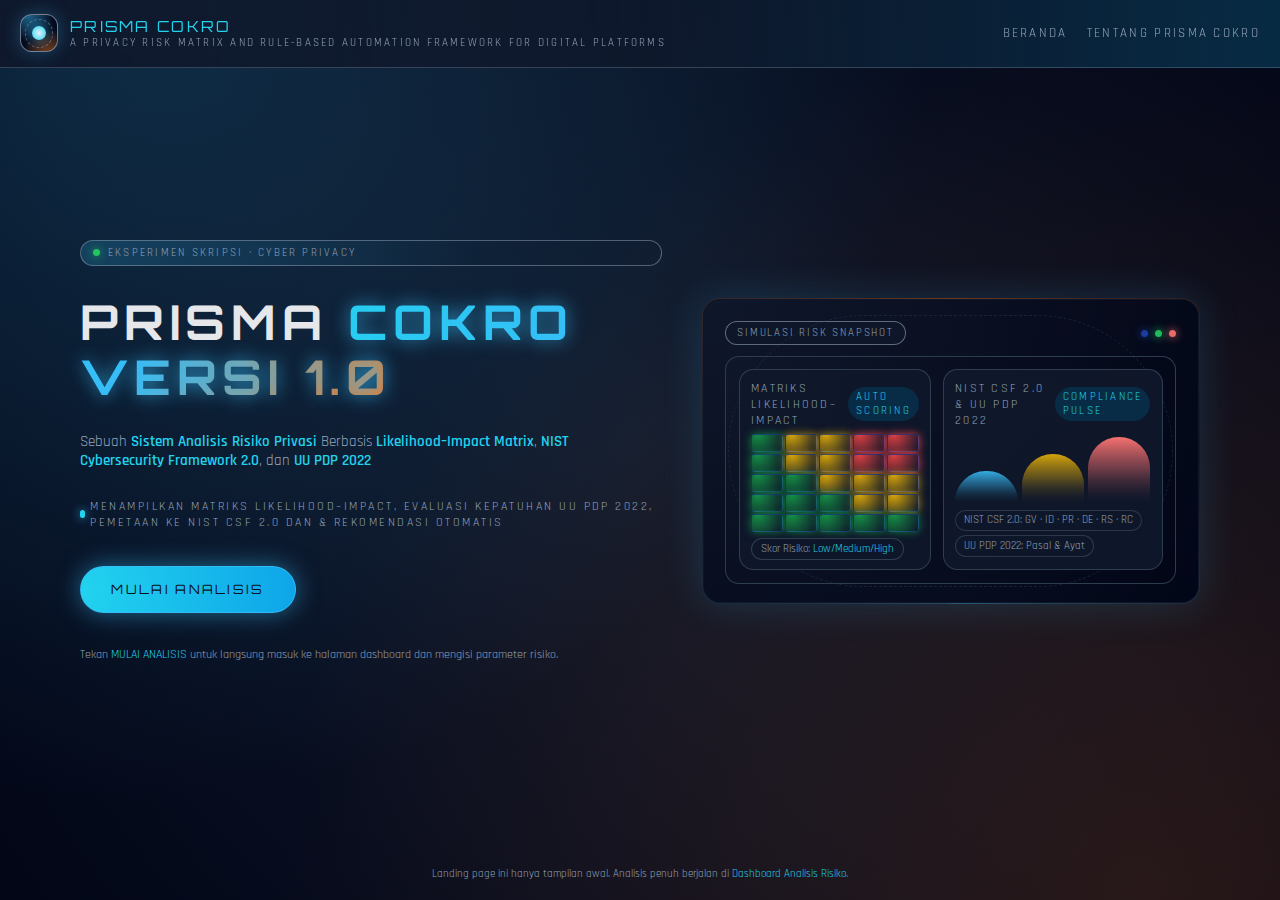
<file: index.html>
<!DOCTYPE html>
<html lang="id">
<head>
  <meta charset="UTF-8" />
  <meta name="viewport" content="width=device-width, initial-scale=1.0" />
  <title>Beranda PRISMA COKRO</title>

  <link
    href="https://fonts.googleapis.com/css2?family=Orbitron:wght@400;600;800&family=Rajdhani:wght@300;400;600&display=swap"
    rel="stylesheet"
  />

  <style>
    :root {
      --bg-main: #020617;
      --bg-card: rgba(15, 23, 42, 0.9);
      --accent: #22d3ee;
      --accent-soft: rgba(56, 189, 248, 0.2);
      --accent-2: #f97316;
      --text-main: #e5e7eb;
      --text-muted: #94a3b8;
      --border-soft: rgba(148, 163, 184, 0.3);
      --danger: #f97373;
      --success: #22c55e;
      --shadow-neon: 0 0 25px rgba(56, 189, 248, 0.5);
      --radius-xl: 18px;
      --radius-lg: 14px;
      --radius-full: 999px;
    }

    * {
      box-sizing: border-box;
      margin: 0;
      padding: 0;
    }

    html, body {
      height: 100%;
      scroll-behavior: smooth;
    }

    body {
      font-family: "Rajdhani", system-ui, -apple-system, BlinkMacSystemFont, sans-serif;
      color: var(--text-main);
      background:
        radial-gradient(circle at 10% 0%, rgba(56, 189, 248, 0.2), transparent 55%),
        radial-gradient(circle at 90% 100%, rgba(249, 115, 22, 0.15), transparent 60%),
        radial-gradient(circle at 50% 50%, rgba(15, 23, 42, 1), rgba(2, 6, 23, 1));
      min-height: 100vh;
      display: flex;
      flex-direction: column;
    }

    /* NAVBAR */
    .nav {
      position: fixed;
      top: 0;
      left: 0;
      right: 0;
      z-index: 50;
      backdrop-filter: blur(18px);
      background: linear-gradient(
        90deg,
        rgba(15, 23, 42, 0.9),
        rgba(15, 23, 42, 0.7),
        rgba(8, 47, 73, 0.9)
      );
      border-bottom: 1px solid var(--border-soft);
    }

    .nav-inner {
      margin: 0 auto;
      padding: 0.9rem 1.25rem;
      display: flex !important;
      align-items: center !important;
      width: 100% !important;
      justify-content: space-between !important; /* brand kiri, menu kanan */
    }

    .nav-brand {
      display: flex;
      align-items: center;
      gap: 0.75rem;
      margin-right: auto !important;
    }

    .nav-logo {
      width: 38px;
      height: 38px;
      border-radius: 12px;
      border: 1px solid rgba(148, 163, 184, 0.7);
      background:
        radial-gradient(circle at 20% 0%, rgba(56, 189, 248, 0.5), transparent 55%),
        radial-gradient(circle at 80% 120%, rgba(249, 115, 22, 0.6), transparent 55%),
        #020617;
      display: flex;
      align-items: center;
      justify-content: center;
      box-shadow: 0 0 18px rgba(56, 189, 248, 0.3);
      position: relative;
      overflow: hidden;
    }

    .nav-logo::before {
      content: "";
      position: absolute;
      inset: 10%;
      border-radius: 999px;
      border: 1px dashed rgba(148, 163, 184, 0.6);
      opacity: 0.8;
    }

    .nav-logo-dot {
      width: 14px;
      height: 14px;
      border-radius: 999px;
      background: radial-gradient(circle, #e0f2fe, #22d3ee);
      box-shadow: 0 0 15px rgba(56, 189, 248, 0.9);
    }

    .nav-title {
      font-family: "Orbitron", system-ui;
      font-size: 0.95rem;
      letter-spacing: 0.15em;
      text-transform: uppercase;
      color: var(--accent);
    }

    .nav-subtitle {
      font-size: 0.7rem;
      color: var(--text-muted);
      text-transform: uppercase;
      letter-spacing: 0.2em;
    }

    .nav-links {
      margin-left: auto !important;              /* paksa ke paling kanan */
      display: flex !important;
      justify-content: flex-end !important;
      gap: 1.2rem;
      align-items: center !important;
      font-size: 0.8rem;
      text-transform: uppercase;
      letter-spacing: 0.18em;
    }

    .nav-links a {
      color: var(--text-muted);
      text-decoration: none;
      padding: 0.2rem 0;
      position: relative;
    }

    .nav-links a::after {
      content: "";
      position: absolute;
      left: 0;
      bottom: -3px;
      width: 0;
      height: 2px;
      border-radius: 999px;
      background: linear-gradient(90deg, var(--accent), var(--accent-2));
      transition: width 0.2s ease-out;
    }

    .nav-links a:hover {
      color: var(--text-main);
    }

    .nav-links a:hover::after {
      width: 100%;
    }

    .nav-cta {
      display: none;
    }

    @media (min-width: 768px) {
      .nav-cta {
        display: inline-flex;
      }
    }

    /* BUTTONS */
    .btn {
      display: inline-flex;
      align-items: center;
      justify-content: center;
      gap: 0.5rem;
      font-family: "Orbitron", system-ui;
      font-size: 0.8rem;
      text-transform: uppercase;
      letter-spacing: 0.18em;
      padding: 0.9rem 1.9rem;
      border-radius: var(--radius-full);
      border: 1px solid rgba(148, 163, 184, 0.6);
      cursor: pointer;
      text-decoration: none;
      transition: all 0.18s ease-out;
      position: relative;
      overflow: hidden;
    }

    .btn-primary {
      background: radial-gradient(circle at 0 50%, #22d3ee, #0ea5e9);
      color: #0b1220;
      box-shadow: var(--shadow-neon);
      border-color: rgba(56, 189, 248, 0.8);
    }

    .btn-primary::before {
      content: "";
      position: absolute;
      inset: -40%;
      background: conic-gradient(
        from 0deg,
        rgba(56, 189, 248, 0.15),
        transparent,
        rgba(251, 146, 60, 0.15),
        transparent
      );
      opacity: 0;
      transition: opacity 0.2s ease-out;
    }

    .btn-primary span {
      position: relative;
      z-index: 1;
    }

    .btn-primary:hover::before {
      opacity: 1;
    }

    .btn-primary:hover {
      transform: translateY(-1px) scale(1.01);
      box-shadow: 0 0 30px rgba(56, 189, 248, 0.7);
    }

    .btn-ghost {
      background: rgba(15, 23, 42, 0.8);
      color: var(--text-muted);
      border-style: dashed;
    }

    .btn-ghost:hover {
      color: var(--accent);
      border-color: rgba(56, 189, 248, 0.7);
      background: rgba(15, 23, 42, 0.99);
    }

    /* HERO SECTION */
    .hero {
      flex: 1;
      display: flex;
      align-items: center;
      justify-content: center;
      padding: 6.5rem 1.4rem 3.5rem;
    }

    .hero-inner {
      max-width: 1120px;
      width: 100%;
      display: grid;
      grid-template-columns: minmax(0, 1.4fr) minmax(0, 1.2fr);
      gap: 2.5rem;
      align-items: center;
    }

    @media (max-width: 900px) {
      .hero-inner {
        grid-template-columns: minmax(0, 1fr);
      }
    }

    .hero-left {
      display: flex;
      flex-direction: column;
      gap: 1.75rem;
    }

    .hero-badge {
      display: inline-flex;
      align-items: center;
      gap: 0.5rem;
      padding: 0.3rem 0.75rem;
      border-radius: var(--radius-full);
      border: 1px solid rgba(148, 163, 184, 0.5);
      background: radial-gradient(circle at 0 50%, rgba(56, 189, 248, 0.2), transparent 70%);
      font-size: 0.7rem;
      text-transform: uppercase;
      letter-spacing: 0.2em;
      color: var(--text-muted);
    }

    .hero-badge-dot {
      width: 7px;
      height: 7px;
      border-radius: 999px;
      background: var(--success);
      box-shadow: 0 0 10px rgba(34, 197, 94, 0.9);
    }

    .hero-title {
      font-family: "Orbitron", system-ui;
      font-size: clamp(2.2rem, 3vw + 1.3rem, 3rem);
      line-height: 1.15;
      text-transform: uppercase;
      letter-spacing: 0.12em;
    }

    .hero-title span.accent {
      background: linear-gradient(120deg, #22d3ee, #38bdf8, #f97316);
      -webkit-background-clip: text;
      background-clip: text;
      color: transparent;
      text-shadow: 0 0 18px rgba(56, 189, 248, 0.75);
    }

    .hero-subtitle {
      font-size: 0.95rem;
      color: var(--text-muted);
      max-width: 32rem;
    }

    .hero-subtitle strong {
      color: var(--accent);
      font-weight: 600;
    }

    .hero-metadata {
      display: flex;
      flex-wrap: wrap;
      gap: 0.75rem 1.5rem;
      font-size: 0.78rem;
      text-transform: uppercase;
      letter-spacing: 0.2em;
      color: var(--text-muted);
    }

    .hero-metadata span {
      display: inline-flex;
      align-items: center;
      gap: 0.35rem;
    }

    .hero-metadata-tag {
      width: 8px;
      height: 8px;
      border-radius: 999px;
      background: var(--accent);
      box-shadow: 0 0 10px rgba(56, 189, 248, 0.9);
    }

    .hero-actions {
      display: flex;
      flex-wrap: wrap;
      gap: 0.75rem;
      margin-top: 0.5rem;
    }

    .hero-note {
      font-size: 0.75rem;
      color: var(--text-muted);
      margin-top: 0.4rem;
    }

    .hero-note span {
      color: var(--accent);
    }

    /* RIGHT PANEL – PREVIEW KOTAK DASHBOARD */
    .hero-right {
      position: relative;
      padding: 1px;
      border-radius: var(--radius-xl);
      background:
        conic-gradient(
          from 180deg,
          rgba(56, 189, 248, 0.3),
          rgba(15, 23, 42, 0.3),
          rgba(249, 115, 22, 0.4),
          rgba(15, 23, 42, 0.3),
          rgba(56, 189, 248, 0.4)
        );
      box-shadow: 0 0 40px rgba(56, 189, 248, 0.18);
      overflow: hidden;
    }

    .hero-right-inner {
      border-radius: calc(var(--radius-xl) - 1px);
      background: radial-gradient(circle at 0 0, rgba(15, 23, 42, 1), rgba(2, 6, 23, 0.98));
      padding: 1.3rem 1.35rem 1.1rem;
      border: 1px solid rgba(15, 23, 42, 0.9);
      position: relative;
    }

    .hero-right-inner::before {
      content: "";
      position: absolute;
      inset: 5%;
      border-radius: 999px;
      border: 1px dashed rgba(51, 65, 85, 0.7);
      opacity: 0.6;
      pointer-events: none;
    }

    .tag-row {
      display: flex;
      justify-content: space-between;
      align-items: center;
      font-size: 0.7rem;
      color: var(--text-muted);
      margin-bottom: 0.65rem;
    }

    .tag-pill {
      padding: 0.25rem 0.7rem;
      border-radius: var(--radius-full);
      border: 1px solid rgba(148, 163, 184, 0.6);
      background: rgba(15, 23, 42, 0.95);
      text-transform: uppercase;
      letter-spacing: 0.16em;
    }

    .tiny-leds {
      display: flex;
      gap: 0.45rem;
    }

    .tiny-led {
      width: 7px;
      height: 7px;
      border-radius: 999px;
      background: rgba(30, 64, 175, 0.9);
      box-shadow: 0 0 8px rgba(30, 64, 175, 0.9);
    }

    .tiny-led:nth-child(2) {
      background: rgba(34, 197, 94, 0.95);
      box-shadow: 0 0 8px rgba(34, 197, 94, 1);
    }

    .tiny-led:nth-child(3) {
      background: rgba(248, 113, 113, 0.95);
      box-shadow: 0 0 8px rgba(248, 113, 113, 1);
    }

    .grid-preview {
      margin-top: 0.6rem;
      border-radius: var(--radius-lg);
      border: 1px solid rgba(51, 65, 85, 0.9);
      background: radial-gradient(circle at 0 0, rgba(15, 23, 42, 1), rgba(2, 6, 23, 1));
      padding: 0.8rem;
      display: grid;
      grid-template-columns: 1.05fr 1.2fr;
      gap: 0.75rem;
    }

    @media (max-width: 900px) {
      .grid-preview {
        grid-template-columns: minmax(0, 1fr);
      }
    }

    .preview-card {
      border-radius: 0.9rem;
      padding: 0.6rem 0.7rem;
      background: radial-gradient(circle at 0 0, rgba(15, 23, 42, 1), rgba(15, 23, 42, 0.95));
      border: 1px solid rgba(51, 65, 85, 0.9);
      position: relative;
      overflow: hidden;
    }

    .preview-card-title {
      font-size: 0.78rem;
      text-transform: uppercase;
      letter-spacing: 0.18em;
      color: var(--text-muted);
      margin-bottom: 0.35rem;
      display: flex;
      justify-content: space-between;
      align-items: center;
      gap: 0.3rem;
    }

    .preview-pill {
      font-size: 0.7rem;
      padding: 0.18rem 0.5rem;
      border-radius: var(--radius-full);
      background: rgba(8, 47, 73, 0.9);
      color: var(--accent);
    }

    .preview-matrix {
      display: grid;
      grid-template-columns: repeat(5, minmax(0, 1fr));
      gap: 2px;
      margin-top: 0.25rem;
    }

    .matrix-cell {
      height: 18px;
      border-radius: 4px;
      border: 1px solid rgba(30, 64, 175, 0.5);
      background: radial-gradient(circle at 30% 0%, rgba(15, 23, 42, 1), rgba(15, 23, 42, 0.9));
    }

    .matrix-cell.low {
      background: radial-gradient(circle at 20% 0%, rgba(22, 163, 74, 0.85), rgba(15, 23, 42, 1));
      box-shadow: 0 0 8px rgba(22, 163, 74, 0.7);
    }

    .matrix-cell.med {
      background: radial-gradient(circle at 20% 0%, rgba(234, 179, 8, 0.9), rgba(15, 23, 42, 1));
      box-shadow: 0 0 8px rgba(234, 179, 8, 0.7);
    }

    .matrix-cell.high {
      background: radial-gradient(circle at 20% 0%, rgba(239, 68, 68, 0.9), rgba(15, 23, 42, 1));
      box-shadow: 0 0 9px rgba(239, 68, 68, 0.9);
    }

    .preview-metrics {
      margin-top: 0.4rem;
      display: flex;
      flex-wrap: wrap;
      gap: 0.35rem;
      font-size: 0.7rem;
    }

    .metric-chip {
      padding: 0.18rem 0.55rem;
      border-radius: var(--radius-full);
      border: 1px solid rgba(51, 65, 85, 0.9);
      color: var(--text-muted);
      background: rgba(15, 23, 42, 0.95);
    }

    .metric-chip span {
      color: var(--accent);
    }

    .preview-chart {
      margin-top: 0.15rem;
      height: 68px;
      display: flex;
      align-items: flex-end;
      gap: 4px;
    }

    .chart-bar {
      flex: 1;
      border-radius: 999px 999px 4px 4px;
      background: linear-gradient(to top, rgba(15, 23, 42, 1), rgba(56, 189, 248, 0.9));
      position: relative;
      overflow: hidden;
    }

    .chart-bar:nth-child(2) {
      background: linear-gradient(to top, rgba(15, 23, 42, 1), rgba(234, 179, 8, 0.9));
    }

    .chart-bar:nth-child(3) {
      background: linear-gradient(to top, rgba(15, 23, 42, 1), rgba(248, 113, 113, 1));
    }

    .chart-bar::after {
      content: "";
      position: absolute;
      inset: 0;
      background: linear-gradient(
        to bottom,
        rgba(15, 23, 42, 0),
        rgba(15, 23, 42, 0.2),
        rgba(15, 23, 42, 0.7)
      );
    }

    .chart-bar.low-height {
      height: 45%;
    }

    .chart-bar.mid-height {
      height: 70%;
    }

    .chart-bar.high-height {
      height: 95%;
    }

    .preview-footer {
      margin-top: 0.5rem;
      display: flex;
      justify-content: space-between;
      gap: 0.3rem;
      align-items: center;
      font-size: 0.7rem;
      color: var(--text-muted);
    }

    .preview-tag-row {
      display: flex;
      flex-wrap: wrap;
      gap: 0.25rem;
    }

    .preview-tag {
      padding: 0.18rem 0.5rem;
      border-radius: var(--radius-full);
      background: rgba(15, 23, 42, 0.95);
      border: 1px solid rgba(51, 65, 85, 0.8);
    }

    .preview-link {
      color: var(--accent);
      text-decoration: none;
      border-bottom: 1px dashed rgba(56, 189, 248, 0.6);
    }

    /* FOOTER MINI */
    .footer {
      padding: 0.8rem 1.4rem 1.2rem;
      font-size: 0.7rem;
      color: var(--text-muted);
      text-align: center;
    }

    .footer a {
      color: var(--accent);
      text-decoration: none;
    }

    /* MOBILE TWEAKS */
    @media (max-width: 640px) {
      .nav-inner {
        padding-inline: 1rem;
      }
      .nav-links {
        display: none;
      }
      .hero {
        padding-top: 5.5rem;
      }
    }
  </style>
</head>
<body>
<header class="nav">
  <div class="nav-inner">
    <div class="nav-brand">
      <div class="nav-logo">
        <div class="nav-logo-dot"></div>
      </div>
      <div>
        <div class="nav-title">PRISMA COKRO</div>
        <div class="nav-subtitle">
          A Privacy Risk Matrix and Rule-Based Automation Framework for Digital Platforms
        </div>
      </div>
    </div>

    <nav class="nav-links" id="navLinks">
      <a href="index.html" class="nav-link">Beranda</a>
      <a href="tentang.html" class="nav-link">Tentang PRISMA COKRO</a>
    </nav>
  </div>
</header>


  <!-- HERO -->
  <main class="hero" id="hero">
    <div class="hero-inner">
      <!-- LEFT -->
      <section class="hero-left">
        <div class="hero-badge">
          <span class="hero-badge-dot"></span>
          <span>Eksperimen Skripsi · Cyber Privacy</span>
        </div>

        <h1 class="hero-title">
          PRISMA <span class="accent">COKRO Versi 1.0</span>
        </h1>

        <p class="hero-subtitle">
          Sebuah
          <strong>Sistem Analisis Risiko Privasi</strong> Berbasis
          <strong>Likelihood–Impact Matrix</strong>,
          <strong>NIST Cybersecurity Framework 2.0</strong>, dan
          <strong>UU PDP 2022</strong>
        </p>

        <div class="hero-metadata">
          <span><span class="hero-metadata-tag"></span> Menampilkan Matriks Likelihood–Impact, Evaluasi Kepatuhan UU PDP 2022, Pemetaan ke NIST CSF 2.0 dan &amp; Rekomendasi Otomatis</span>
        </div>

        <div class="hero-actions">
          <!-- TOMBOL PENTING: MULAI ANALISIS -->
          <a href="privacy-risk-dashboard/index.html" class="btn btn-primary">
            <span>MULAI ANALISIS</span>
          </a>
        </div>

        <p class="hero-note">
          Tekan <span>MULAI ANALISIS</span> untuk langsung masuk ke halaman dashboard
          dan mengisi parameter risiko.
        </p>
      </section>

      <!-- RIGHT – PREVIEW DASHBOARD -->
      <aside class="hero-right">
        <div class="hero-right-inner">
          <div class="tag-row">
            <div class="tag-pill">Simulasi Risk Snapshot</div>
            <div class="tiny-leds">
              <div class="tiny-led"></div>
              <div class="tiny-led"></div>
              <div class="tiny-led"></div>
            </div>
          </div>

          <div class="grid-preview">
            <!-- Preview kiri: Matriks -->
            <div class="preview-card">
              <div class="preview-card-title">
                <span>Matriks Likelihood–Impact</span>
                <span class="preview-pill">Auto Scoring</span>
              </div>
              <div class="preview-matrix">
                <div class="matrix-cell low"></div>
                <div class="matrix-cell med"></div>
                <div class="matrix-cell med"></div>
                <div class="matrix-cell high"></div>
                <div class="matrix-cell high"></div>

                <div class="matrix-cell low"></div>
                <div class="matrix-cell med"></div>
                <div class="matrix-cell med"></div>
                <div class="matrix-cell high"></div>
                <div class="matrix-cell high"></div>

                <div class="matrix-cell low"></div>
                <div class="matrix-cell low"></div>
                <div class="matrix-cell med"></div>
                <div class="matrix-cell med"></div>
                <div class="matrix-cell med"></div>

                <div class="matrix-cell low"></div>
                <div class="matrix-cell low"></div>
                <div class="matrix-cell low"></div>
                <div class="matrix-cell med"></div>
                <div class="matrix-cell med"></div>

                <div class="matrix-cell low"></div>
                <div class="matrix-cell low"></div>
                <div class="matrix-cell low"></div>
                <div class="matrix-cell low"></div>
                <div class="matrix-cell low"></div>
              </div>

              <div class="preview-metrics">
                <div class="metric-chip">Skor Risiko: <span>Low/Medium/High</span></div>
              </div>
            </div>

            <!-- Preview kanan: Grafik + tag kepatuhan -->
            <div class="preview-card">
              <div class="preview-card-title">
                <span>NIST CSF 2.0 &amp; UU PDP 2022</span>
                <span class="preview-pill">Compliance Pulse</span>
              </div>

              <div class="preview-chart">
                <div class="chart-bar low-height"></div>
                <div class="chart-bar mid-height"></div>
                <div class="chart-bar high-height"></div>
              </div>

              <div class="preview-footer">
                <div class="preview-tag-row">
                  <span class="preview-tag">NIST CSF 2.0: GV · ID · PR · DE · RS · RC</span>
                  <span class="preview-tag">UU PDP 2022: Pasal &amp; Ayat</span>
                </div>
              </div>
            </div>
          </div>
        </div>
      </aside>
    </div>
  </main>

  <!-- FOOTER -->
  <footer class="footer">
    Landing page ini hanya tampilan awal. Analisis penuh berjalan di
    <a href="privacy-risk-dashboard/dashboard.html">Dashboard Analisis Risiko</a>.
  </footer>
</body>
</html>
</file>
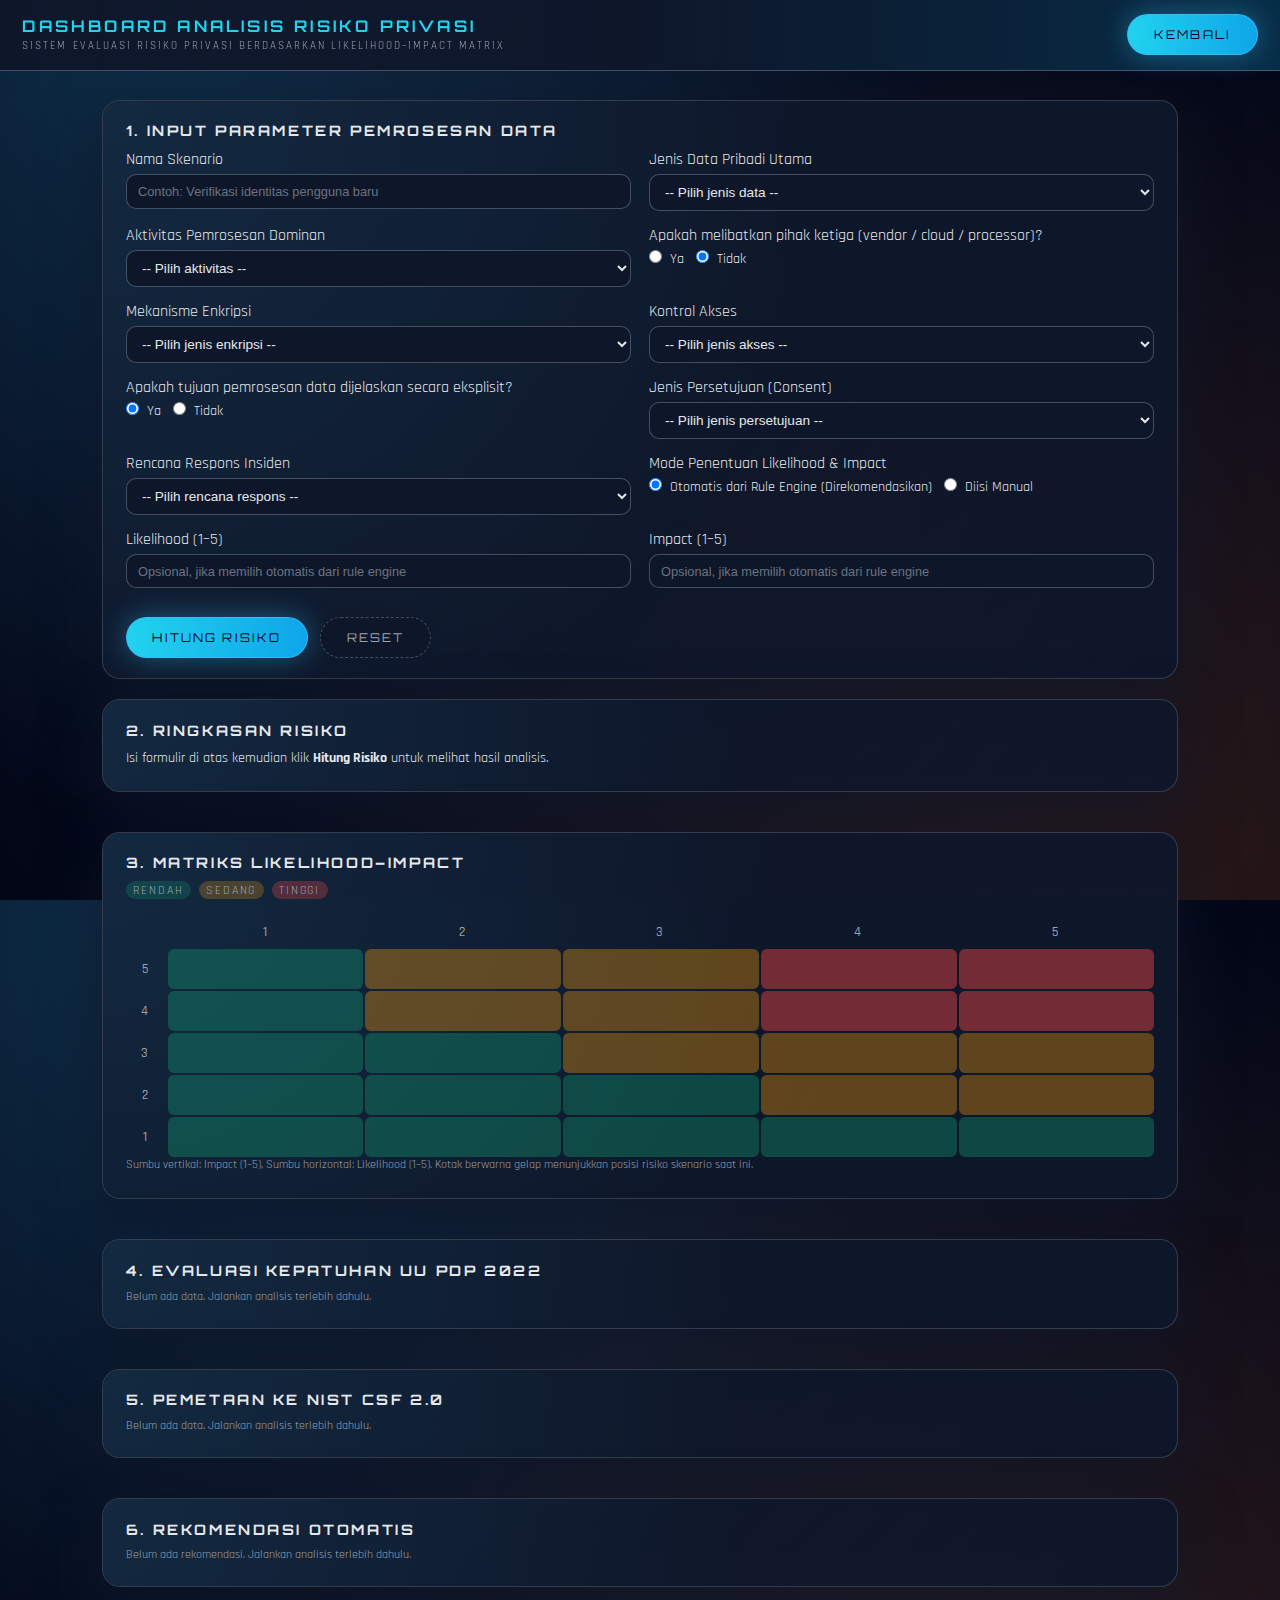
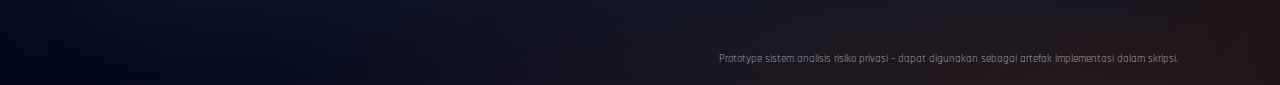
<file: privacy-risk-dashboard - Copy/project-root/privacy-risk-dashboard/index.html>
<!DOCTYPE html>
<html lang="id">
<head>
<meta charset="UTF-8" />
  <meta name="viewport" content="width=device-width, initial-scale=1.0" />
  <title>PRISMA COKRO</title>
  <link href="https://fonts.googleapis.com/css2?family=Orbitron:wght@400;600;800&family=Rajdhani:wght@300;400;600&display=swap" rel="stylesheet" />
  <link rel="stylesheet" href="css/styles.css" />
</head>
<body>
<header class="app-header">
  <div>
    <h1>Dashboard Analisis Risiko Privasi</h1>
    <p class="subtitle">Sistem Evaluasi Risiko Privasi berdasarkan Likelihood–Impact Matrix</p>
  </div>

  <a href="../index.html" class="btn-primary">KEMBALI</a>
</header>

  <main class="app-main">
    <section class="card">
      <h2>1. Input Parameter Pemrosesan Data</h2>
      <form id="risk-form" class="form-grid">
        <div class="form-group">
          <label for="scenarioName">Nama Skenario</label>
          <input type="text" id="scenarioName" placeholder="Contoh: Verifikasi identitas pengguna baru" />
        </div>

        <div class="form-group">
          <label for="dataType">Jenis Data Pribadi Utama</label>
          <select id="dataType" required>
            <option value="">-- Pilih jenis data --</option>
            <option value="identitas">Data identitas (Nama, NIK, alamat)</option>
            <option value="biometrik">Data biometrik (wajah, sidik jari, suara)</option>
            <option value="keuangan">Data keuangan (rekening, kartu, transaksi)</option>
            <option value="lokasi">Data lokasi</option>
            <option value="perilaku">Data perilaku / penggunaan aplikasi</option>
            <option value="lainnya">Lainnya / kombinasi</option>
          </select>
        </div>

        <div class="form-group">
          <label for="processingActivity">Aktivitas Pemrosesan Dominan</label>
          <select id="processingActivity" required>
            <option value="">-- Pilih aktivitas --</option>
            <option value="collection">Collection (pengumpulan data)</option>
            <option value="storage">Storage (penyimpanan data)</option>
            <option value="sharing">Sharing (berbagi ke pihak lain)</option>
            <option value="transmission">Transmission (pengiriman data)</option>
            <option value="deletion">Deletion (penghapusan data)</option>
          </select>
        </div>

        <div class="form-group">
          <label>Apakah melibatkan pihak ketiga (vendor / cloud / processor)?</label>
          <div class="inline-options">
            <label><input type="radio" name="thirdParty" value="yes" /> Ya</label>
            <label><input type="radio" name="thirdParty" value="no" checked /> Tidak</label>
          </div>
        </div>

        <div class="form-group">
          <label for="encryption">Mekanisme Enkripsi</label>
          <select id="encryption" required>
            <option value="">-- Pilih jenis enkripsi --</option>
            <option value="none">Tidak ada enkripsi khusus</option>
            <option value="at_rest">Enkripsi saat disimpan (at rest)</option>
            <option value="in_transit">Enkripsi saat dikirim (in transit)</option>
            <option value="both">Enkripsi at rest &amp; in transit</option>
          </select>
        </div>

        <div class="form-group">
          <label for="accessControl">Kontrol Akses</label>
          <select id="accessControl" required>
            <option value="">-- Pilih jenis akses --</option>
            <option value="none">Tidak ada kontrol akses formal</option>
            <option value="basic">Dasar (username/password saja)</option>
            <option value="role_based">Role-based / least privilege</option>
          </select>
        </div>

        <div class="form-group">
          <label>Apakah tujuan pemrosesan data dijelaskan secara eksplisit?</label>
          <div class="inline-options">
            <label><input type="radio" name="purposeSpecified" value="yes" checked /> Ya</label>
            <label><input type="radio" name="purposeSpecified" value="no" /> Tidak</label>
          </div>
        </div>

        <div class="form-group">
          <label for="consentType">Jenis Persetujuan (Consent)</label>
          <select id="consentType" required>
            <option value="">-- Pilih jenis persetujuan --</option>
            <option value="none">Tidak ada consent spesifik</option>
            <option value="implicit">Implicit (syarat &amp; ketentuan umum)</option>
            <option value="explicit">Explicit (checkbox / persetujuan jelas)</option>
          </select>
        </div>

        <div class="form-group">
          <label for="incidentResponsePlan">Rencana Respons Insiden</label>
          <select id="incidentResponsePlan" required>
            <option value="">-- Pilih rencana respons --</option>
            <option value="not_available">Tidak tersedia</option>
            <option value="documented">Ada, terdokumentasi</option>
            <option value="tested_regularly">Ada dan diuji berkala</option>
          </select>
        </div>

        <div class="form-group">
          <label>Mode Penentuan Likelihood &amp; Impact</label>
          <div class="inline-options">
            <label><input type="radio" name="modeLI" value="auto" checked /> Otomatis dari Rule Engine (Direkomendasikan)</label>
            <label><input type="radio" name="modeLI" value="manual" /> Diisi Manual</label>
          </div>
        </div>

        <div class="form-group form-group--half">
          <label for="likelihood">Likelihood (1–5)</label>
          <input type="number" id="likelihood" min="1" max="5" placeholder="Opsional, jika memilih otomatis dari rule engine" />
        </div>

        <div class="form-group form-group--half">
          <label for="impact">Impact (1–5)</label>
          <input type="number" id="impact" min="1" max="5" placeholder="Opsional, jika memilih otomatis dari rule engine" />
        </div>

        <div class="form-actions">
          <button type="submit" class="btn-primary">Hitung Risiko</button>
          <button type="reset" class="btn-secondary" id="reset-btn">Reset</button>
        </div>
      </form>
    </section>

    <section class="results-grid">
      <article class="card" id="summary-card">
        <h2>2. Ringkasan Risiko</h2>
        <div id="summary-content" class="summary-content placeholder">
          Isi formulir di atas kemudian klik <strong>Hitung Risiko</strong> untuk melihat hasil analisis.
        </div>
      </article>

      <article class="card">
        <h2>3. Matriks Likelihood–Impact</h2>
        <div id="matrix-legend">
          <span class="legend low">Rendah</span>
          <span class="legend medium">Sedang</span>
          <span class="legend high">Tinggi</span>
        </div>
        <div id="risk-matrix" class="risk-matrix"></div>
        <p class="matrix-caption">
          Sumbu vertikal: Impact (1–5), Sumbu horizontal: Likelihood (1–5). Kotak berwarna gelap
          menunjukkan posisi risiko skenario saat ini.
        </p>
      </article>

      <article class="card">
        <h2>4. Evaluasi Kepatuhan UU PDP 2022</h2>
        <div id="pdp-results" class="table-wrapper placeholder">
          Belum ada data. Jalankan analisis terlebih dahulu.
        </div>
      </article>

      <article class="card">
        <h2>5. Pemetaan ke NIST CSF 2.0</h2>
        <div id="nist-results" class="table-wrapper placeholder">
          Belum ada data. Jalankan analisis terlebih dahulu.
        </div>
      </article>

      <article class="card">
        <h2>6. Rekomendasi Otomatis</h2>
        <div id="recommendations" class="table-wrapper placeholder">
          Belum ada rekomendasi. Jalankan analisis terlebih dahulu.
        </div>
      </article>
    </section>
  </main>

  <footer class="app-footer">
    <p>
      Prototype sistem analisis risiko privasi – dapat digunakan sebagai artefak implementasi
      dalam skripsi.
    </p>
  </footer>

  <script src="js/rules.js"></script>
  <script src="js/riskEngine.js"></script>
  <script src="js/app.js"></script>
</body>
</html>
</file>
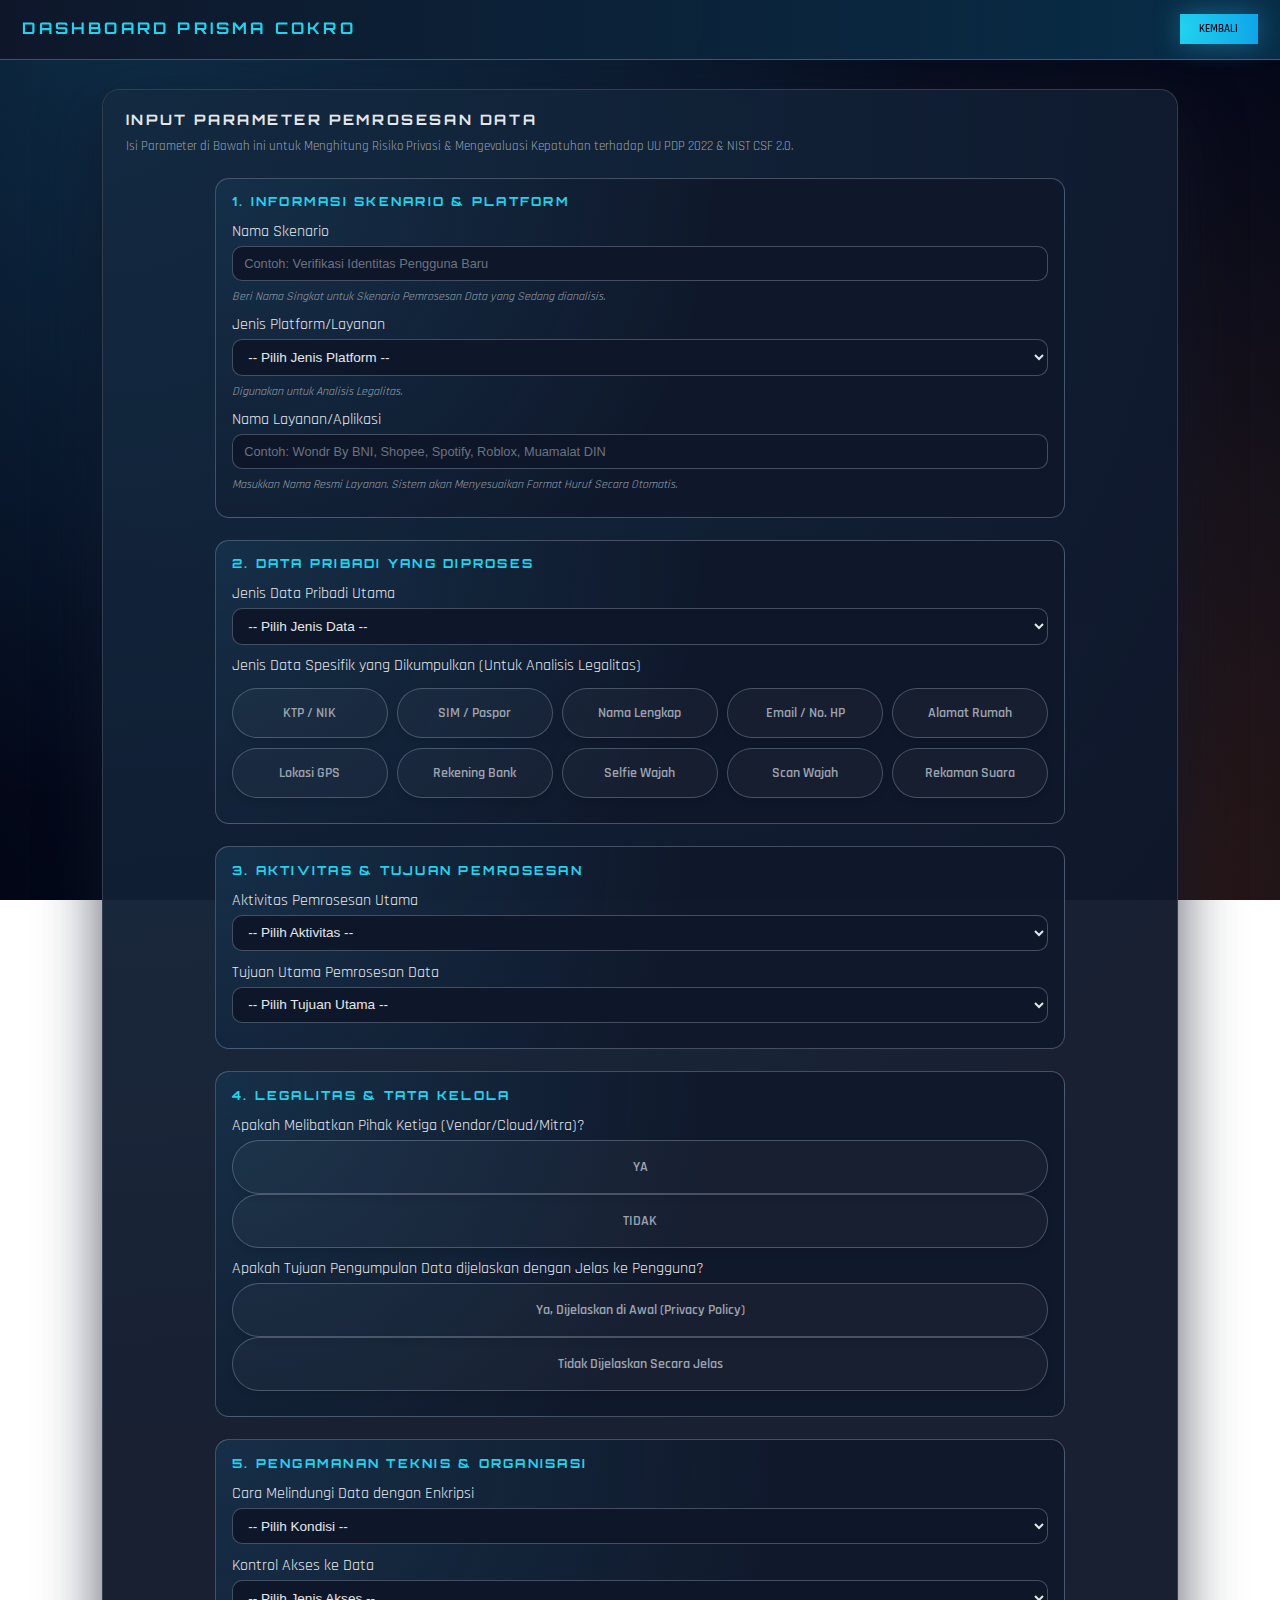
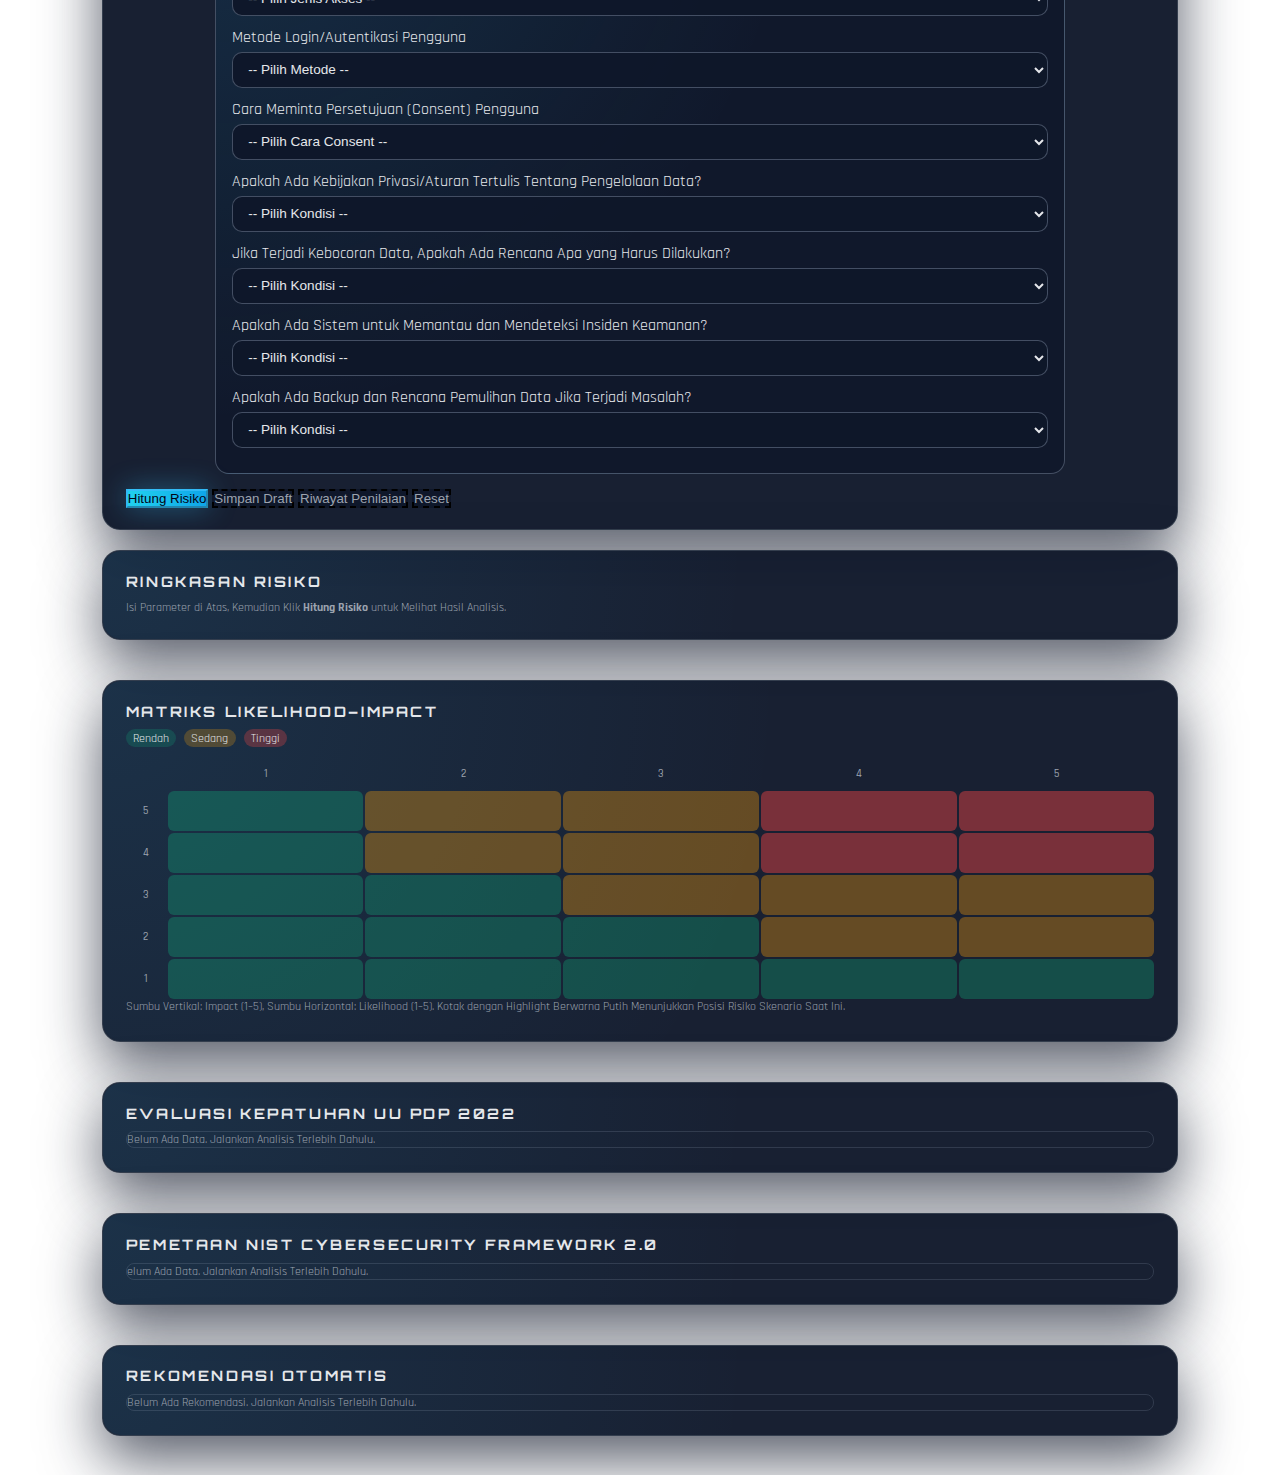
<file: dashboard.html>
<!DOCTYPE html>
<html lang="id">
<head>
  <meta charset="UTF-8" />
  <meta name="viewport" content="width=device-width, initial-scale=1.0" />
  <title>Dashboard - PRISMA COKRO</title>
  <link
    href="https://fonts.googleapis.com/css2?family=Orbitron:wght@400;600;800&family=Rajdhani:wght@300;400;600&display=swap"
    rel="stylesheet"
  />
  <link rel="stylesheet" href="dashboard-style.css" />
</head>
<body>
  <header class="app-header">
    <div>
      <h1>Dashboard PRISMA COKRO</h1>
      <p class="subtitle"></p>
    </div>
    <div class="header-actions">
      <a href="index.html" class="btn-primary">KEMBALI</a>
    </div>
  </header>

  <main class="app-main">
    <section class="card">
      <h2>Input Parameter Pemrosesan Data</h2>
      <p class="subtitle">
        Isi Parameter di Bawah ini untuk Menghitung Risiko Privasi &amp; Mengevaluasi Kepatuhan terhadap UU PDP 2022 &amp; NIST CSF 2.0.
      </p>

      <form id="risk-form" class="form-grid">
        
        <div class="form-section">
          <h3 class="form-section-title">1. Informasi Skenario &amp; Platform</h3>

          <div class="form-group">
            <label for="scenarioName">Nama Skenario</label>
            <input
              type="text"
              id="scenarioName"
              placeholder="Contoh: Verifikasi Identitas Pengguna Baru"
            />
            <p class="field-hint">
              Beri Nama Singkat untuk Skenario Pemrosesan Data yang Sedang dianalisis.
            </p>
          </div>

          <div class="form-group">
            <label for="platformType">Jenis Platform/Layanan</label>
            <select id="platformType" required>
              <option value="">-- Pilih Jenis Platform --</option>
                <option value="bank">Bank/Lembaga Keuangan</option>
                <option value="fintech">Fintech</option>
                <option value="ecommerce">e-Commerce/Marketplace</option>
                <option value="travel">Travel & Transport</option>
                <option value="productivity">Produktivitas & Utilitas</option>
                <option value="education_health">Pendidikan & Kesehatan</option>
                <option value="entertainment">Hiburan & Sosial Media</option>
                <option value="game">Game Platform</option>
                <option value="biometric">Layanan Verifikasi Biometrik</option>
                <option value="lainnya">Lainnya (Website/Aplikasi Umum)</option>
            </select>
            <p class="field-hint">
              Digunakan untuk Analisis Legalitas.
            </p>
          </div>

          <div class="form-group">
            <label for="serviceName">Nama Layanan/Aplikasi</label>
            <input
              type="text"
              id="serviceName"
              placeholder="Contoh: Wondr By BNI, Shopee, Spotify, Roblox, Muamalat DIN"
            />
            <p class="field-hint">
              Masukkan Nama Resmi Layanan. Sistem akan Menyesuaikan Format Huruf Secara Otomatis.
            </p>
          </div>
        </div>

        <div class="form-section">
          <h3 class="form-section-title">2. Data Pribadi yang Diproses</h3>

          <div class="form-group">
            <label for="dataType">Jenis Data Pribadi Utama</label>
            <select id="dataType" required>
              <option value="">-- Pilih Jenis Data --</option>
              <option value="identitas">Identitas (KTP/SIM/NIK)</option>
              <option value="biometrik">Biometrik (Wajah, Suara)</option>
              <option value="umum">Data Umum (Nama, E-mail)</option>
              <option value="keuangan">Data Finansial</option>
              <option value="lokasi">Data Lokasi (GPS)</option>
              <option value="perilaku">Data Perilaku Pengguna</option>
              <option value="lainnya">Lainnya</option>
            </select>
          </div>

          <div class="form-group">
            <label>Jenis Data Spesifik yang Dikumpulkan (Untuk Analisis Legalitas)</label>
            <style>
              .custom-grid-legal {
                display: grid;
                /* Di HP otomatis 2 kolom, di Laptop otomatis menyesuaikan */
                grid-template-columns: repeat(auto-fill, minmax(130px, 1fr)); 
                gap: 0.6rem;
              }
              .custom-grid-legal .btn-option {
                display: flex;
                align-items: center;     /* Teks vertikal di tengah */
                justify-content: center; /* Teks horizontal di tengah */
                text-align: center;      /* Biar teks panjang tetap rapi di tengah */
                width: 100%;             /* Paksa lebar penuh */
                height: 100%;            /* Paksa tinggi penuh mengikuti temannya */
                min-height: 50px;        /* Tinggi minimal biar tombol tidak gepeng */
                padding: 0.5rem;         /* Jarak teks ke pinggir tombol */
                line-height: 1.2;        /* Spasi baris untuk teks panjang */
              }
              /* Pastikan pembungkus div-nya juga full height */
              .custom-grid-legal > div {
                height: 100%;
              }
            </style>

            <div class="inline-options checkbox-group custom-grid-legal">
              
              <div>
                <input type="checkbox" id="legal-ktp" name="legalDataCategory" value="ktp" class="hidden-input" />
                <label for="legal-ktp" class="btn-option">KTP / NIK</label>
              </div>
              <div>
                <input type="checkbox" id="legal-sim" name="legalDataCategory" value="sim" class="hidden-input" />
                <label for="legal-sim" class="btn-option">SIM / Paspor</label>
              </div>

              <div>
                <input type="checkbox" id="legal-nama" name="legalDataCategory" value="nama" class="hidden-input" />
                <label for="legal-nama" class="btn-option">Nama Lengkap</label>
              </div>
              <div>
                <input type="checkbox" id="legal-email" name="legalDataCategory" value="email" class="hidden-input" />
                <label for="legal-email" class="btn-option">Email / No. HP</label>
              </div>

              <div>
                <input type="checkbox" id="legal-alamat" name="legalDataCategory" value="alamat" class="hidden-input" />
                <label for="legal-alamat" class="btn-option">Alamat Rumah</label>
              </div>
              <div>
                <input type="checkbox" id="legal-lokasi" name="legalDataCategory" value="lokasi" class="hidden-input" />
                <label for="legal-lokasi" class="btn-option">Lokasi GPS</label>
              </div>

              <div>
                <input type="checkbox" id="legal-rekening" name="legalDataCategory" value="rekening" class="hidden-input" />
                <label for="legal-rekening" class="btn-option">Rekening Bank</label>
              </div>

              <div>
                <input type="checkbox" id="legal-selfie" name="legalDataCategory" value="selfie" class="hidden-input" />
                <label for="legal-selfie" class="btn-option">Selfie Wajah</label>
              </div>
              <div>
                <input type="checkbox" id="legal-wajah" name="legalDataCategory" value="wajah" class="hidden-input" />
                <label for="legal-wajah" class="btn-option">Scan Wajah</label>
              </div>
              <div>
                <input type="checkbox" id="legal-suara" name="legalDataCategory" value="suara" class="hidden-input" />
                <label for="legal-suara" class="btn-option">Rekaman Suara</label>
              </div>
            </div>
            </div>
          </div>
        </div>

        <div class="form-section">
          <h3 class="form-section-title">3. Aktivitas &amp; Tujuan Pemrosesan</h3>

          <div class="form-group">
            <label for="processingActivity">Aktivitas Pemrosesan Utama</label>
            <select id="processingActivity" required>
              <option value="">-- Pilih Aktivitas --</option>
              <option value="collection">Pengumpulan Data</option>
              <option value="storage">Penyimpanan Data</option>
              <option value="verification">Verifikasi Identitas</option>
              <option value="analysis">Analisis/Pemantauan Aktivitas</option>
              <option value="sharing">Berbagi ke Pihak Lain</option>
              <option value="transmission">Pengiriman Data</option>
              <option value="deletion">Penghapusan/Pemusnahan Data</option>
            </select>
          </div>

          <div class="form-group">
            <label for="processingPurpose">Tujuan Utama Pemrosesan Data</label>
            <select id="processingPurpose" required>
              <option value="">-- Pilih Tujuan Utama --</option>
              <option value="verifikasi_identitas">Verifikasi Identitas/Umur Pengguna</option>
              <option value="penyediaan_layanan">
                Menyediakan Layanan Inti (misalnya akses fitur aplikasi)
              </option>
              <option value="keamanan_pencegahan_penipuan">
                Keamanan &amp; Pencegahan Penipuan
              </option>
              <option value="penagihan_pembayaran">
                Penagihan &amp; Pengelolaan Pembayaran
              </option>
              <option value="personalisasi">
                Personalisasi Tampilan/Rekomendasi Konten
              </option>
              <option value="pemasaran">
                Pemasaran/Promosi (E-mail, Notifikasi, Iklan)
              </option>
              <option value="analitik">
                Analitik &amp; Statistik Penggunaan
              </option>
            </select>
          </div>
        </div>

        <div class="form-section">
          <h3 class="form-section-title">4. Legalitas &amp; Tata Kelola</h3>
          
          <div class="form-group">
            <label>Apakah Melibatkan Pihak Ketiga (Vendor/Cloud/Mitra)?</label>
            
            <div class="inline-options checkbox-group">
              <div>
                <input type="radio" id="thirdparty-yes" name="thirdParty" value="yes" class="hidden-input" />
                <label for="thirdparty-yes" class="btn-option">YA</label>
              </div>

              <div>
                <input type="radio" id="thirdparty-no" name="thirdParty" value="no" class="hidden-input" />
                <label for="thirdparty-no" class="btn-option">TIDAK</label>
              </div>
            </div>
          </div>

          <div class="form-group">
            <label>Apakah Tujuan Pengumpulan Data dijelaskan dengan Jelas ke Pengguna?</label>
            
            <div class="inline-options checkbox-group">
              <div>
                <input type="radio" id="purpose-yes" name="purposeSpecified" value="yes" class="hidden-input" />
                <label for="purpose-yes" class="btn-option">
                  Ya, Dijelaskan di Awal (Privacy Policy)
                </label>
              </div>

              <div>
                <input type="radio" id="purpose-no" name="purposeSpecified" value="no" class="hidden-input" />
                <label for="purpose-no" class="btn-option">
                  Tidak Dijelaskan Secara Jelas
                </label>
              </div>
            </div>
          </div>
        </div>

        <div class="form-section">
          <h3 class="form-section-title">5. Pengamanan Teknis &amp; Organisasi</h3>

          <div class="form-group">
            <label for="encryption">Cara Melindungi Data dengan Enkripsi</label>
            <select id="encryption" required>
              <option value="">-- Pilih Kondisi --</option>
              <option value="none">Tidak Dikunci (Polosan/Teks Biasa)</option>
              <option value="in_transit">
                Dikunci Saat dikirim (Ada Gembok/HTTPS)
              </option>
              <option value="at_rest">
                Dikunci Saat disimpan di Server (Database diacak)
              </option>
              <option value="both">
               Dikunci Super Ketat (Saat Dikirim &amp; Disimpan)
              </option>
            </select>
          </div>

          <div class="form-group">
            <label for="accessControl">Kontrol Akses ke Data</label>
            <select id="accessControl" required>
              <option value="">-- Pilih Jenis Akses --</option>
              <option value="none">Tidak Ada Kontrol Akses Formal</option>
              <option value="basic">Dasar (Hanya Username/Password)</option>
              <option value="role_based">
                Berbasis Peran (Hanya Orang Tertentu yang Boleh Mengakses)
              </option>
            </select>
          </div>

          <div class="form-group">
            <label for="authMethod">Metode Login/Autentikasi Pengguna</label>
            <select id="authMethod" required>
              <option value="">-- Pilih Metode --</option>
              <option value="none">Tidak Ada Autentikasi Khusus</option>
              <option value="password_only">Hanya Pakai Password/PIN Biasa</option>
              <option value="password_mfa">
                Password + Kode OTP (SMS/WA/App)
              </option>
              <option value="sso">
                Login Lewat Pihak Ketiga (SSO)
              </option>
            </select>
          </div>

          <div class="form-group">
            <label for="consentType">Cara Meminta Persetujuan (Consent) Pengguna</label>
            <select id="consentType" required>
              <option value="">-- Pilih Cara Consent --</option>
              <option value="none">Tidak ditanya Persetujuan Sama Sekali</option>
              <option value="implicit">
                Langsung Setuju Otomatis Saat Daftar
              </option>
              <option value="explicit">
                Jelas &amp; Spesifik (Ada Checkbox/Tombol Setuju)
              </option>
            </select>
          </div>

          <div class="form-group">
            <label for="privacyPolicy">
              Apakah Ada Kebijakan Privasi/Aturan Tertulis Tentang Pengelolaan Data?
            </label>
            <select id="privacyPolicy" required>
              <option value="">-- Pilih Kondisi --</option>
              <option value="none">Tidak Ada Dokumen Kebijakan Privasi</option>
              <option value="informal">Ada, tapi Belum Rapi/Belum Konsisten</option>
              <option value="formal">
                Ada, Tertulis &amp; Sudah Disosialisasikan
              </option>
            </select>
          </div>

          <div class="form-group">
            <label for="incidentResponsePlan">
              Jika Terjadi Kebocoran Data, Apakah Ada Rencana Apa yang Harus Dilakukan?
            </label>
            <select id="incidentResponsePlan" required>
              <option value="">-- Pilih Kondisi --</option>
              <option value="not_available">Tidak Ada Rencana Tertulis</option>
              <option value="documented">Ada Dokumen Rencana, tapi Jarang Diuji</option>
              <option value="tested_regularly">
                Ada Rencana &amp; Diuji Secara Berkala
              </option>
            </select>
          </div>

          <div class="form-group">
            <label for="detectSystem">
              Apakah Ada Sistem untuk Memantau dan Mendeteksi Insiden Keamanan?
            </label>
            <select id="detectSystem" required>
              <option value="">-- Pilih Kondisi --</option>
              <option value="none">Tidak Ada Pemantauan Khusus</option>
              <option value="basic">
                Ada Log Dasar (misalnya Log Akses), tapi Jarang dicek
              </option>
              <option value="advanced">
                Ada Pemantauan Rutin/Alat Khusus (SIEM, alert otomatis, dsb)
              </option>
            </select>
          </div>

          <div class="form-group">
            <label for="backupPolicy">
              Apakah Ada Backup dan Rencana Pemulihan Data Jika Terjadi Masalah?
            </label>
            <select id="backupPolicy" required>
              <option value="">-- Pilih Kondisi --</option>
              <option value="none">Tidak Ada Backup</option>
              <option value="backups">
                Ada Backup, tapi Belum Pernah diuji Proses Pemulihannya
              </option>
              <option value="tested">
                Ada Backup &amp; Proses Pemulihan Sudah Pernah diuji
              </option>
            </select>
          </div>
        </div>

        <div class="form-actions">
          <button type="submit" class="btn-primary">
            Hitung Risiko
          </button>
          
          <button type="button" id="btn-save" class="btn-secondary">
            Simpan Draft
          </button>
          
          <button type="button" id="btn-history" class="btn-secondary">
            Riwayat Penilaian
          </button>
          
          <button type="reset" class="btn-secondary" id="reset-btn">
            Reset
          </button>
        </div>
      </form>
    </section>

    <section id="history-panel" class="card" style="display: none; border: 1px dashed var(--accent);">
      <div style="display:flex; justify-content:space-between; align-items:center; margin-bottom:1rem;">
        <h3 style="margin:0; font-size:1rem; color:var(--accent);">Daftar Riwayat Penilaian</h3>
        <button type="button" id="btn-close-history" style="background:none; border:none; color:var(--text-muted); cursor:pointer;">❌</button>
      </div>
      
      <div id="history-list" style="display:flex; flex-direction:column; gap:0.5rem; max-height:300px; overflow-y:auto;">
        </div>
      
      <div style="margin-top:1rem; text-align:right;">
        <button type="button" id="btn-clear-history" style="font-size:0.75rem; color:var(--bad); background:none; border:1px solid var(--bad); padding:5px 10px; border-radius:4px; cursor:pointer;">
          Hapus Semua Riwayat
        </button>
      </div>
    </section>

    <section class="results-grid">
      <article class="card" id="summary-card">
        <h2>Ringkasan Risiko</h2>
        <div id="summary-content" class="summary-content placeholder">
          Isi Parameter di Atas, Kemudian Klik <strong>Hitung Risiko</strong> untuk Melihat Hasil Analisis.
        </div>
      </article>

      <article class="card">
        <h2>Matriks Likelihood–Impact</h2>
        <div id="matrix-legend">
          <span class="legend low">Rendah</span>
          <span class="legend medium">Sedang</span>
          <span class="legend high">Tinggi</span>
        </div>
        <div id="risk-matrix" class="risk-matrix"></div>
        <p class="matrix-caption">
          Sumbu Vertikal: Impact (1–5), Sumbu Horizontal: Likelihood (1–5). Kotak dengan Highlight Berwarna Putih Menunjukkan Posisi Risiko Skenario Saat Ini.
        </p>
      </article>

      <article class="card">
        <h2>Evaluasi Kepatuhan UU PDP 2022</h2>
        <div id="pdp-results" class="table-wrapper placeholder">
          Belum Ada Data. Jalankan Analisis Terlebih Dahulu.
        </div>
      </article>

      <article class="card">
        <h2>Pemetaan NIST Cybersecurity Framework 2.0</h2>
        <div id="nist-results" class="table-wrapper placeholder">
          elum Ada Data. Jalankan Analisis Terlebih Dahulu.
        </div>
      </article>

      <article class="card">
        <h2>Rekomendasi Otomatis</h2>
        <div id="recommendations" class="table-wrapper placeholder">
          Belum Ada Rekomendasi. Jalankan Analisis Terlebih Dahulu.
        </div>
      </article>
    </section>
  </main>

  <script src="rules.js"></script>
  <script src="legalCheck.js"></script>
  <script src="riskEngine.js"></script>
  <script src="app.js"></script>
</body>
</html>
</file>
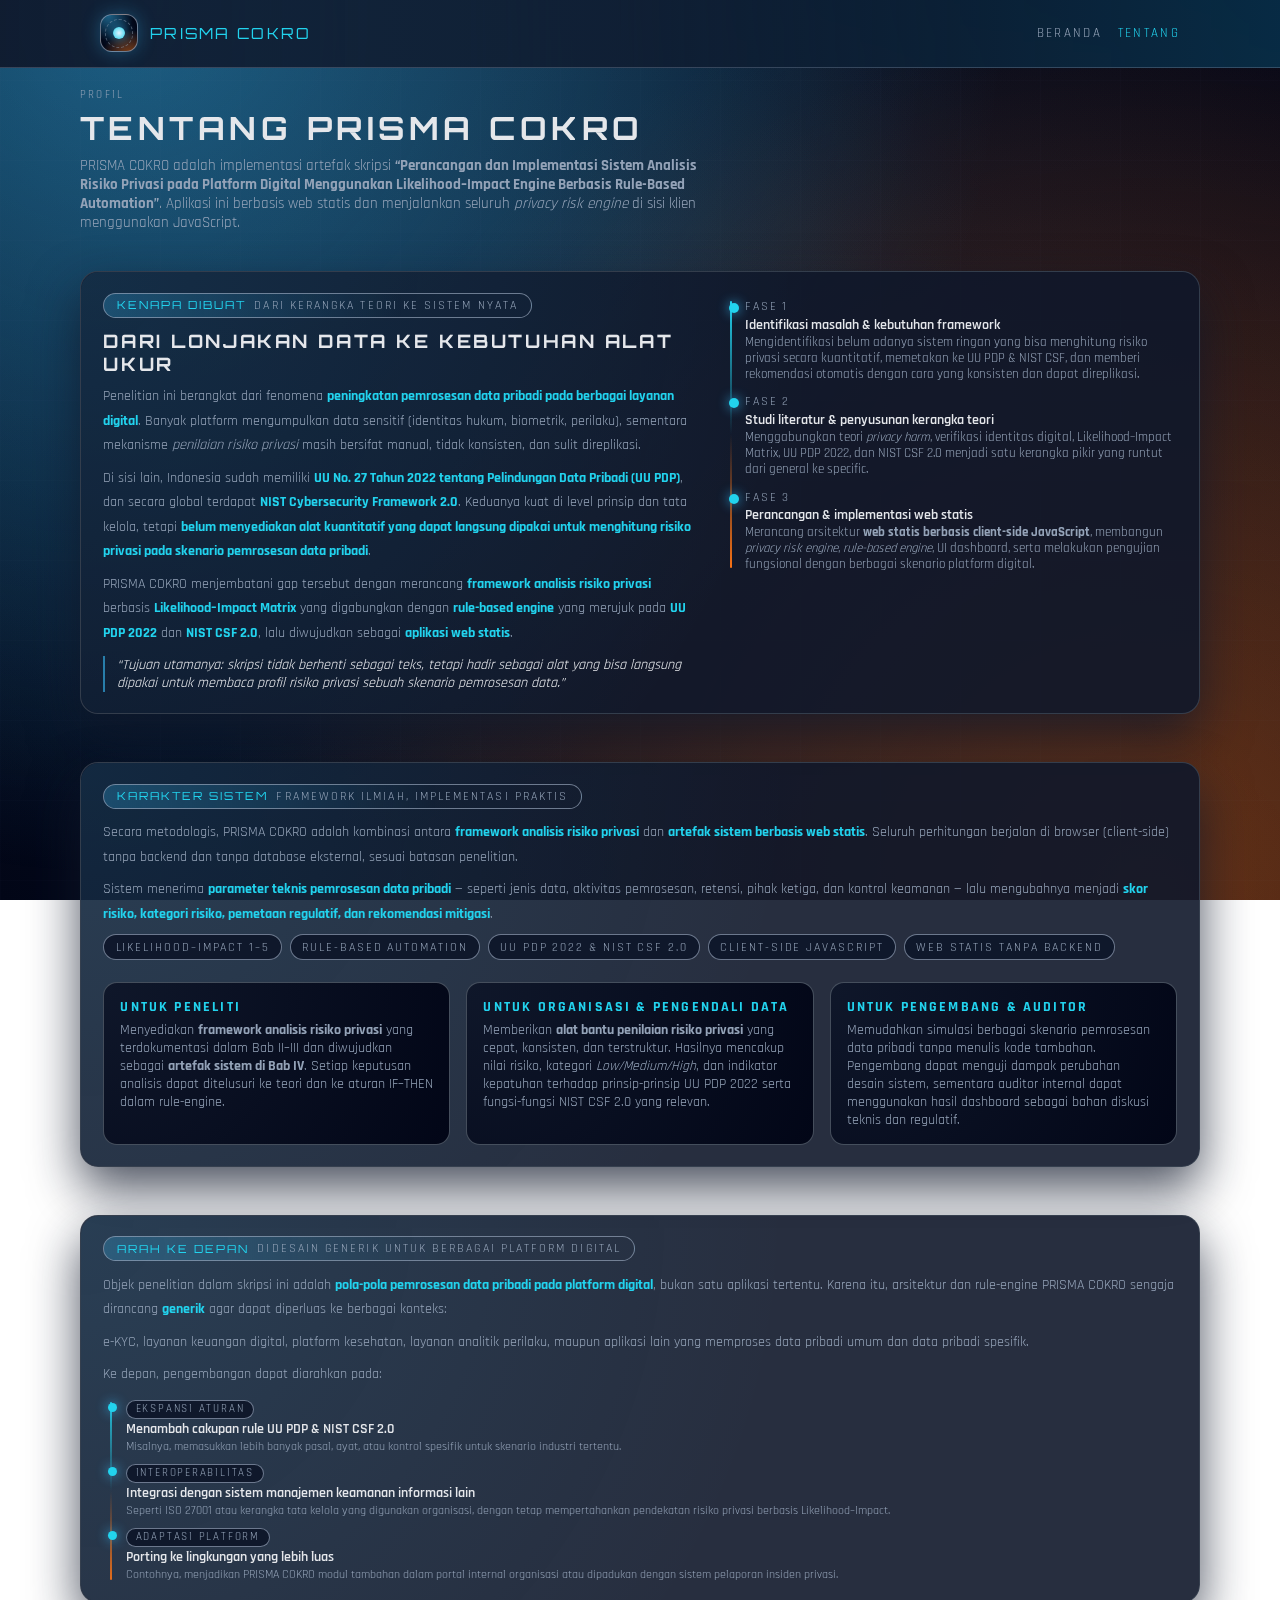
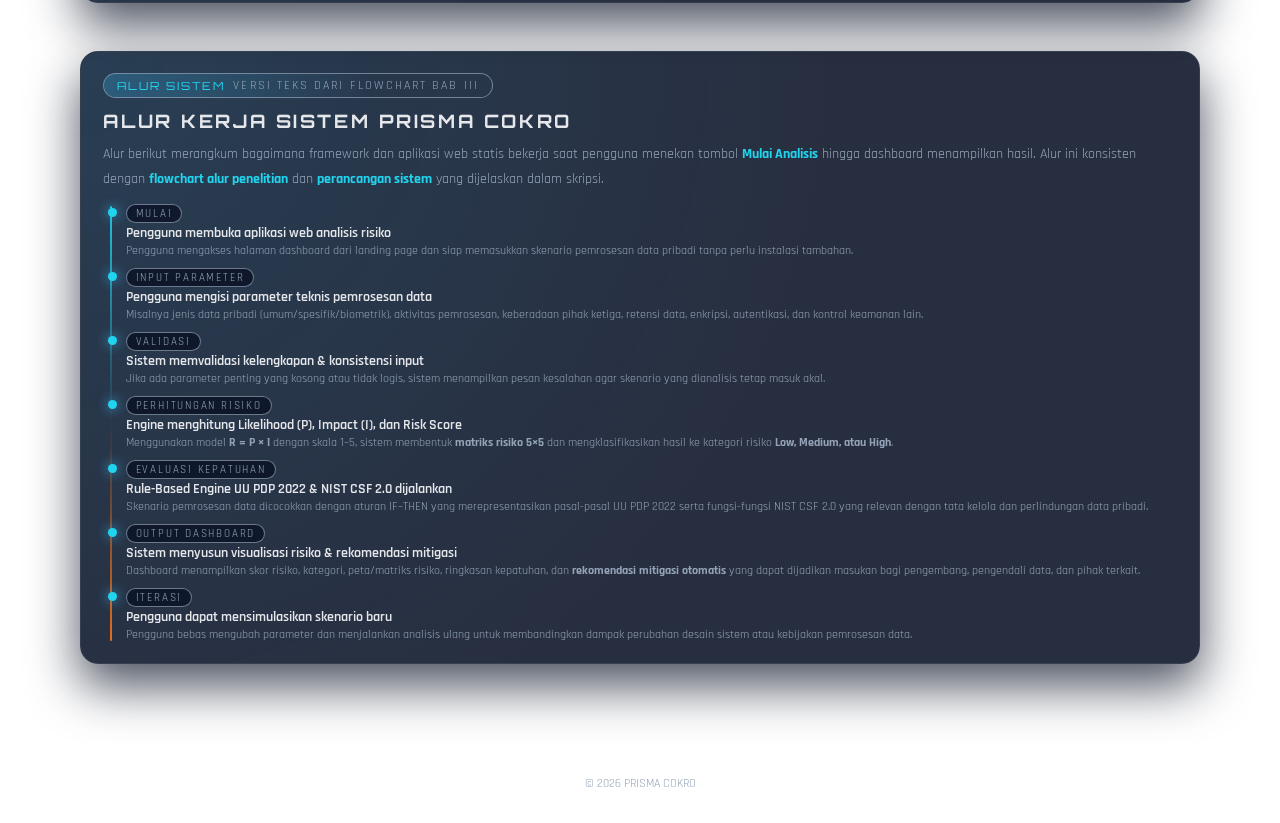
<file: tentang.html>
<!DOCTYPE html>
<html lang="id">
<head>
  <meta charset="UTF-8" />
  <meta name="viewport" content="width=device-width, initial-scale=1.0" />
  <title>Tentang – PRISMA COKRO</title>

  <link href="https://fonts.googleapis.com/css2?family=Orbitron:wght@400;600;800&family=Rajdhani:wght@300;400;600&display=swap" rel="stylesheet" />

  <style>
    :root {
      --bg-main: #020617;
      --bg-card: rgba(15, 23, 42, 0.9);
      --accent: #22d3ee;
      --accent-soft: rgba(56, 189, 248, 0.2);
      --accent-2: #f97316;
      --text-main: #e5e7eb;
      --text-muted: #94a3b8;
      --border-soft: rgba(148, 163, 184, 0.3);
      --shadow-neon: 0 0 25px rgba(56, 189, 248, 0.5);
      --radius-xl: 18px;
      --radius-lg: 14px;
      --radius-full: 999px;
    }

    *,
    *::before,
    *::after {
      box-sizing: border-box;
      margin: 0;
      padding: 0;
    }

    html {
      scroll-behavior: smooth;
    }

    html,
    body {
      height: 100%;
    }

    body {
      font-family: "Rajdhani", system-ui, -apple-system, BlinkMacSystemFont, sans-serif;
      color: var(--text-main);
      background:
        radial-gradient(circle at 10% 0%, rgba(56, 189, 248, 0.2), transparent 55%),
        radial-gradient(circle at 90% 100%, rgba(249, 115, 22, 0.15), transparent 60%),
        radial-gradient(circle at 50% 50%, rgba(15, 23, 42, 1), rgba(2, 6, 23, 1));
      background-attachment: fixed;
      background-repeat: no-repeat;
      background-size: cover;
      min-height: 100vh;
      display: flex;
      flex-direction: column;
    }

    .grid-bg {
      position: fixed;
      inset: 0;
      z-index: -3;
      background-image:
        linear-gradient(to right, rgba(148, 163, 184, 0.12) 1px, transparent 1px),
        linear-gradient(to bottom, rgba(148, 163, 184, 0.12) 1px, transparent 1px);
      background-size: 80px 80px;
      opacity: 0.18;
      pointer-events: none;
    }

    .gradient-overlay {
      position: fixed;
      inset: 0;
      z-index: -4;
      background:
        radial-gradient(circle at 10% 0%, rgba(56, 189, 248, 0.35), transparent 60%),
        radial-gradient(circle at 90% 100%, rgba(249, 115, 22, 0.3), transparent 65%);
      pointer-events: none;
    }

    /* NAVBAR */
    .nav {
      position: fixed;
      top: 0;
      left: 0;
      right: 0;
      z-index: 50;
      backdrop-filter: blur(18px);
      background: linear-gradient(
        90deg,
        rgba(15, 23, 42, 0.9),
        rgba(15, 23, 42, 0.7),
        rgba(8, 47, 73, 0.9)
      );
      border-bottom: 1px solid var(--border-soft);
    }

    .nav-inner {
      margin: 0 auto;
      max-width: 1120px;
      padding: 0.9rem 1.25rem;
      display: flex;
      align-items: center;
      justify-content: space-between;
      gap: 1.5rem;
    }

    .nav-brand {
      display: flex;
      align-items: center;
      gap: 0.75rem;
    }

    .nav-logo {
      width: 38px;
      height: 38px;
      border-radius: 12px;
      border: 1px solid rgba(148, 163, 184, 0.7);
      background:
        radial-gradient(circle at 20% 0%, rgba(56, 189, 248, 0.5), transparent 55%),
        radial-gradient(circle at 80% 120%, rgba(249, 115, 22, 0.6), transparent 55%),
        #020617;
      display: flex;
      align-items: center;
      justify-content: center;
      box-shadow: 0 0 18px rgba(56, 189, 248, 0.3);
      position: relative;
      overflow: hidden;
    }

    .nav-logo::before {
      content: "";
      position: absolute;
      inset: 10%;
      border-radius: 999px;
      border: 1px dashed rgba(148, 163, 184, 0.6);
      opacity: 0.8;
    }

    .nav-logo-dot {
      width: 12px;
      height: 12px;
      border-radius: 999px;
      background: radial-gradient(circle, #e0f2fe, #22d3ee);
      box-shadow: 0 0 13px rgba(56, 189, 248, 0.95);
    }

    .nav-title {
      font-family: "Orbitron", system-ui;
      font-size: 0.95rem;
      letter-spacing: 0.15em;
      text-transform: uppercase;
      color: var(--accent);
    }

    .nav-subtitle {
      font-size: 0.7rem;
      color: var(--text-muted);
      text-transform: uppercase;
      letter-spacing: 0.2em;
    }

    .nav-links {
      display: flex;
      gap: 1rem;
      align-items: center;
      font-size: 0.8rem;
      text-transform: uppercase;
      letter-spacing: 0.18em;
    }

    .nav-links a {
      color: var(--text-muted);
      text-decoration: none;
      padding: 0.2rem 0;
      position: relative;
    }

    .nav-links a::after {
      content: "";
      position: absolute;
      left: 0;
      bottom: -3px;
      width: 0;
      height: 2px;
      border-radius: 999px;
      background: linear-gradient(90deg, var(--accent), var(--accent-2));
      transition: width 0.2s ease-out;
    }

    .nav-links a:hover {
      color: var(--text-main);
    }

    .nav-links a:hover::after {
      width: 100%;
    }

    .nav-links a.active {
      color: var(--accent);
    }

    main {
      padding: 5.5rem 1.4rem 2.5rem;
    }

    .page-container {
      max-width: 1120px;
      margin: 0 auto;
    }

    .page-header {
      margin-bottom: 2.4rem;
      text-align: left;
    }

    .page-eyebrow {
      font-size: 0.7rem;
      text-transform: uppercase;
      letter-spacing: 0.2em;
      color: var(--text-muted);
      margin-bottom: 0.4rem;
    }

    .page-title {
      font-family: "Orbitron", system-ui;
      font-size: 2rem;
      letter-spacing: 0.14em;
      text-transform: uppercase;
      margin-bottom: 0.5rem;
    }

    .page-desc {
      font-size: 0.95rem;
      color: var(--text-muted);
      max-width: 40rem;
    }

    .section {
      margin-bottom: 3rem;
    }

    .card {
      background: var(--bg-card);
      border-radius: var(--radius-xl);
      border: 1px solid rgba(55, 65, 81, 0.9);
      padding: 1.3rem 1.4rem;
      box-shadow: 0 22px 50px rgba(15, 23, 42, 0.75);
      position: relative;
      overflow: hidden;
    }

    .card::before {
      content: "";
      position: absolute;
      inset: 0;
      border-radius: inherit;
      background: radial-gradient(circle at 0 0, rgba(56, 189, 248, 0.16), transparent 60%);
      opacity: 0.7;
      pointer-events: none;
    }

    .card > * {
      position: relative;
      z-index: 1;
    }

    .about-grid-main {
      display: grid;
      grid-template-columns: minmax(0, 1.3fr) minmax(0, 1fr);
      gap: 1.8rem;
      align-items: flex-start;
    }

    @media (max-width: 800px) {
      .about-grid-main {
        grid-template-columns: minmax(0, 1fr);
      }
    }

    .about-tag {
      display: inline-flex;
      align-items: center;
      gap: 0.5rem;
      padding: 0.25rem 0.8rem;
      border-radius: var(--radius-full);
      border: 1px solid rgba(148, 163, 184, 0.7);
      background: radial-gradient(circle at 0 50%, rgba(56, 189, 248, 0.25), transparent 70%);
      font-size: 0.72rem;
      text-transform: uppercase;
      letter-spacing: 0.18em;
      color: var(--text-muted);
      margin-bottom: 0.7rem;
    }

    .about-title {
      font-family: "Orbitron", system-ui;
      font-size: 1.15rem;
      letter-spacing: 0.14em;
      text-transform: uppercase;
      margin-bottom: 0.6rem;
    }

    .about-text {
      font-size: 0.9rem;
      color: var(--text-muted);
      line-height: 1.7;
      margin-bottom: 0.5rem;
    }

    .about-text strong {
      color: var(--accent);
    }

    .about-quote {
      font-size: 0.88rem;
      color: var(--text-main);
      border-left: 2px solid rgba(56, 189, 248, 0.6);
      padding-left: 0.75rem;
      margin-top: 0.7rem;
      font-style: italic;
    }

    .about-pill {
      font-family: "Orbitron", system-ui;
      font-size: 0.7rem;
      text-transform: uppercase;
      letter-spacing: 0.18em;
      color: var(--accent);
    }

    .timeline {
      list-style: none;
      font-size: 0.86rem;
      display: flex;
      flex-direction: column;
      gap: 0.8rem;
      position: relative;
      padding-left: 1.4rem;
      margin-top: 0.4rem;
    }

    .timeline::before {
      content: "";
      position: absolute;
      left: 0.45rem;
      top: 0.1rem;
      bottom: 0.3rem;
      width: 2px;
      border-radius: 999px;
      background: linear-gradient(to bottom, var(--accent), rgba(56, 189, 248, 0), var(--accent-2));
    }

    .timeline-item {
      position: relative;
    }

    .timeline-item::before {
      content: "";
      position: absolute;
      left: -1rem;
      top: 0.25rem;
      width: 10px;
      height: 10px;
      border-radius: 999px;
      background: #22d3ee;
      box-shadow: 0 0 12px rgba(56, 189, 248, 0.9);
    }

    .timeline-label {
      font-size: 0.75rem;
      text-transform: uppercase;
      letter-spacing: 0.16em;
      color: var(--text-muted);
      margin-bottom: 0.1rem;
    }

    .timeline-main {
      color: var(--text-main);
      font-weight: 600;
    }

    .timeline-note {
      font-size: 0.8rem;
      color: var(--text-muted);
    }

    .pill-row {
      display: flex;
      flex-wrap: wrap;
      gap: 0.5rem;
      margin-top: 0.5rem;
    }

    .pill {
      padding: 0.28rem 0.7rem;
      border-radius: var(--radius-full);
      border: 1px solid rgba(148, 163, 184, 0.7);
      font-size: 0.75rem;
      text-transform: uppercase;
      letter-spacing: 0.16em;
      color: var(--text-muted);
      background: rgba(15, 23, 42, 0.95);
    }

    .three-col {
      display: grid;
      grid-template-columns: repeat(3, minmax(0, 1fr));
      gap: 1rem;
      margin-top: 1.4rem;
    }

    @media (max-width: 900px) {
      .three-col {
        grid-template-columns: minmax(0, 1fr);
      }
    }

    .mini-card {
      border-radius: var(--radius-lg);
      border: 1px solid rgba(75, 85, 99, 0.9);
      padding: 0.9rem 1rem;
      background: radial-gradient(circle at 0 0, rgba(15, 23, 42, 1), rgba(2, 6, 23, 1));
      font-size: 0.86rem;
    }

    .mini-card h3 {
      font-size: 0.85rem;
      text-transform: uppercase;
      letter-spacing: 0.16em;
      margin-bottom: 0.35rem;
      color: var(--accent);
    }

    .mini-card p {
      color: var(--text-muted);
      font-size: 0.85rem;
    }

    .flow-list {
      list-style: none;
      position: relative;
      padding-left: 1.2rem;
      font-size: 0.9rem;
      display: flex;
      flex-direction: column;
      gap: 0.6rem;
      margin-top: 0.8rem;
    }

    .flow-list::before {
      content: "";
      position: absolute;
      left: 0.4rem;
      top: 0.15rem;
      bottom: 0.1rem;
      width: 2px;
      border-radius: 999px;
      background: linear-gradient(to bottom, var(--accent), rgba(56, 189, 248, 0), var(--accent-2));
      opacity: 0.9;
    }

    .flow-step {
      position: relative;
      padding-left: 0.2rem;
    }

    .flow-step::before {
      content: "";
      position: absolute;
      left: -0.9rem;
      top: 0.25rem;
      width: 9px;
      height: 9px;
      border-radius: 999px;
      background: #22d3ee;
      box-shadow: 0 0 12px rgba(56, 189, 248, 0.9);
    }

    .flow-step-label {
      display: inline-flex;
      align-items: center;
      padding: 0.1rem 0.55rem;
      border-radius: var(--radius-full);
      border: 1px solid rgba(148, 163, 184, 0.7);
      font-size: 0.7rem;
      text-transform: uppercase;
      letter-spacing: 0.16em;
      color: var(--text-muted);
      margin-bottom: 0.05rem;
      background: rgba(15, 23, 42, 0.95);
    }

    .flow-step-main {
      font-weight: 600;
    }

    .flow-step-note {
      font-size: 0.78rem;
      color: var(--text-muted);
    }

    footer {
      padding: 1.5rem 1.4rem 2rem;
      font-size: 0.75rem;
      color: var(--text-muted);
      text-align: center;
    }
  </style>
</head>
<body>
  <div class="gradient-overlay"></div>
  <div class="grid-bg"></div>

  <!-- NAVBAR -->
  <header class="nav">
    <div class="nav-inner">
      <div class="nav-brand">
        <div class="nav-logo">
          <div class="nav-logo-dot"></div>
        </div>
        <div>
          <div class="nav-title">PRISMA COKRO</div>
          <div class="nav-subtitle"></div>
        </div>
      </div>

      <nav class="nav-links" id="navLinks">
        <a href="index.html" class="nav-link">Beranda</a>
        <a href="tentang.html" class="nav-link active">Tentang</a>
      </nav>
    </div>
  </header>

  <main>
    <div class="page-container">
      <!-- HEADER TENTANG -->
      <header class="page-header">
        <div class="page-eyebrow">Profil</div>
        <h1 class="page-title">Tentang PRISMA COKRO</h1>
        <p class="page-desc">
          PRISMA COKRO adalah implementasi artefak skripsi
          <strong>“Perancangan dan Implementasi Sistem Analisis Risiko Privasi pada Platform Digital Menggunakan Likelihood–Impact Engine Berbasis Rule-Based Automation”</strong>.
          Aplikasi ini berbasis web statis dan menjalankan seluruh
          <em>privacy risk engine</em> di sisi klien menggunakan JavaScript.
        </p>
      </header>

      <!-- BAGIAN 1: Kenapa dibuat? -->
      <section class="section">
        <article class="card">
          <div class="about-grid-main">
            <div>
              <div class="about-tag">
                <span class="about-pill">kenapa dibuat</span>
                <span>dari kerangka teori ke sistem nyata</span>
              </div>
              <h2 class="about-title">Dari lonjakan data ke kebutuhan alat ukur</h2>
              <p class="about-text">
                Penelitian ini berangkat dari fenomena
                <strong>peningkatan pemrosesan data pribadi pada berbagai layanan digital</strong>.
                Banyak platform mengumpulkan data sensitif (identitas hukum, biometrik, perilaku),
                sementara mekanisme <em>penilaian risiko privasi</em> masih
                bersifat manual, tidak konsisten, dan sulit direplikasi.
              </p>
              <p class="about-text">
                Di sisi lain, Indonesia sudah memiliki
                <strong>UU No. 27 Tahun 2022 tentang Pelindungan Data Pribadi (UU PDP)</strong>,
                dan secara global terdapat <strong>NIST Cybersecurity Framework 2.0</strong>.
                Keduanya kuat di level prinsip dan tata kelola, tetapi
                <strong>belum menyediakan alat kuantitatif yang dapat langsung
                dipakai untuk menghitung risiko privasi pada skenario pemrosesan data pribadi</strong>.
              </p>
              <p class="about-text">
                PRISMA COKRO menjembatani gap tersebut dengan merancang
                <strong>framework analisis risiko privasi</strong> berbasis
                <strong>Likelihood–Impact Matrix</strong> yang digabungkan
                dengan <strong>rule-based engine</strong> yang merujuk pada
                <strong>UU PDP 2022</strong> dan <strong>NIST CSF 2.0</strong>,
                lalu diwujudkan sebagai <strong>aplikasi web statis</strong>.
              </p>
              <p class="about-quote">
                “Tujuan utamanya: skripsi tidak berhenti sebagai teks,
                tetapi hadir sebagai alat yang bisa langsung dipakai
                untuk membaca profil risiko privasi sebuah skenario pemrosesan data.”
              </p>
            </div>

            <div>
              <ul class="timeline">
                <li class="timeline-item">
                  <div class="timeline-label">fase 1</div>
                  <div class="timeline-main">Identifikasi masalah & kebutuhan framework</div>
                  <div class="timeline-note">
                    Mengidentifikasi belum adanya sistem ringan yang bisa
                    menghitung risiko privasi secara kuantitatif,
                    memetakan ke UU PDP &amp; NIST CSF, dan memberi rekomendasi otomatis
                    dengan cara yang konsisten dan dapat direplikasi.
                  </div>
                </li>
                <li class="timeline-item">
                  <div class="timeline-label">fase 2</div>
                  <div class="timeline-main">Studi literatur & penyusunan kerangka teori</div>
                  <div class="timeline-note">
                    Menggabungkan teori <em>privacy harm</em>, verifikasi identitas digital,
                    Likelihood–Impact Matrix, UU PDP 2022, dan NIST CSF 2.0 menjadi
                    satu kerangka pikir yang runtut dari general ke specific.
                  </div>
                </li>
                <li class="timeline-item">
                  <div class="timeline-label">fase 3</div>
                  <div class="timeline-main">Perancangan & implementasi web statis</div>
                  <div class="timeline-note">
                    Merancang arsitektur <strong>web statis berbasis client-side JavaScript</strong>,
                    membangun <em>privacy risk engine</em>, <em>rule-based engine</em>,
                    UI dashboard, serta melakukan pengujian fungsional
                    dengan berbagai skenario platform digital.
                  </div>
                </li>
              </ul>
            </div>
          </div>
        </article>
      </section>

      <!-- BAGIAN 2: Nilai & karakter sistem -->
      <section class="section">
        <article class="card">
          <div class="about-tag">
            <span class="about-pill">karakter sistem</span>
            <span>framework ilmiah, implementasi praktis</span>
          </div>
          <p class="about-text">
            Secara metodologis, PRISMA COKRO adalah kombinasi antara
            <strong>framework analisis risiko privasi</strong> dan
            <strong>artefak sistem berbasis web statis</strong>.
            Seluruh perhitungan berjalan di browser (client-side) tanpa
            backend dan tanpa database eksternal, sesuai batasan penelitian.
          </p>
          <p class="about-text">
            Sistem menerima <strong>parameter teknis pemrosesan data pribadi</strong>
            — seperti jenis data, aktivitas pemrosesan, retensi, pihak ketiga,
            dan kontrol keamanan — lalu mengubahnya menjadi
            <strong>skor risiko, kategori risiko, pemetaan regulatif, dan
            rekomendasi mitigasi</strong>.
          </p>

          <div class="pill-row">
            <span class="pill">likelihood–impact 1–5</span>
            <span class="pill">rule-based automation</span>
            <span class="pill">uu pdp 2022 &amp; nist csf 2.0</span>
            <span class="pill">client-side javascript</span>
            <span class="pill">web statis tanpa backend</span>
          </div>

          <div class="three-col">
            <div class="mini-card">
              <h3>Untuk Peneliti</h3>
              <p>
                Menyediakan <strong>framework analisis risiko privasi</strong>
                yang terdokumentasi dalam Bab II–III dan diwujudkan sebagai
                <strong>artefak sistem di Bab IV</strong>. Setiap keputusan analisis
                dapat ditelusuri ke teori dan ke aturan IF–THEN dalam rule-engine.
              </p>
            </div>
            <div class="mini-card">
              <h3>Untuk Organisasi & Pengendali Data</h3>
              <p>
                Memberikan <strong>alat bantu penilaian risiko privasi</strong> yang
                cepat, konsisten, dan terstruktur. Hasilnya mencakup nilai risiko,
                kategori <em>Low/Medium/High</em>, dan indikator kepatuhan terhadap
                prinsip-prinsip UU PDP 2022 serta fungsi-fungsi NIST CSF 2.0 yang relevan.
              </p>
            </div>
            <div class="mini-card">
              <h3>Untuk Pengembang & Auditor</h3>
              <p>
                Memudahkan simulasi berbagai skenario pemrosesan data pribadi
                tanpa menulis kode tambahan. Pengembang dapat menguji dampak
                perubahan desain sistem, sementara auditor internal dapat
                menggunakan hasil dashboard sebagai bahan diskusi teknis dan regulatif.
              </p>
            </div>
          </div>
        </article>
      </section>

      <!-- BAGIAN 3: Arah ke depan -->
      <section class="section">
        <article class="card">
          <div class="about-tag">
            <span class="about-pill">arah ke depan</span>
            <span>didesain generik untuk berbagai platform digital</span>
          </div>
          <p class="about-text">
            Objek penelitian dalam skripsi ini adalah
            <strong>pola-pola pemrosesan data pribadi pada platform digital</strong>,
            bukan satu aplikasi tertentu. Karena itu, arsitektur dan rule-engine
            PRISMA COKRO sengaja dirancang <strong>generik</strong> agar dapat
            diperluas ke berbagai konteks:
          </p>
          <p class="about-text">
            e-KYC, layanan keuangan digital, platform kesehatan, layanan
            analitik perilaku, maupun aplikasi lain yang memproses
            data pribadi umum dan data pribadi spesifik.
          </p>
          <p class="about-text">
            Ke depan, pengembangan dapat diarahkan pada:
          </p>
          <ul class="flow-list">
            <li class="flow-step">
              <div class="flow-step-label">Ekspansi Aturan</div>
              <div class="flow-step-main">Menambah cakupan rule UU PDP &amp; NIST CSF 2.0</div>
              <div class="flow-step-note">
                Misalnya, memasukkan lebih banyak pasal, ayat, atau kontrol spesifik
                untuk skenario industri tertentu.
              </div>
            </li>
            <li class="flow-step">
              <div class="flow-step-label">Interoperabilitas</div>
              <div class="flow-step-main">Integrasi dengan sistem manajemen keamanan informasi lain</div>
              <div class="flow-step-note">
                Seperti ISO 27001 atau kerangka tata kelola yang digunakan organisasi,
                dengan tetap mempertahankan pendekatan risiko privasi berbasis Likelihood–Impact.
              </div>
            </li>
            <li class="flow-step">
              <div class="flow-step-label">Adaptasi Platform</div>
              <div class="flow-step-main">Porting ke lingkungan yang lebih luas</div>
              <div class="flow-step-note">
                Contohnya, menjadikan PRISMA COKRO modul tambahan dalam portal internal
                organisasi atau dipadukan dengan sistem pelaporan insiden privasi.
              </div>
            </li>
          </ul>
        </article>
      </section>

      <!-- BAGIAN 4: Alur Kerja Sistem (diselaraskan dengan Bab III) -->
      <section class="section">
        <article class="card">
          <div class="about-tag">
            <span class="about-pill">alur sistem</span>
            <span>versi teks dari flowchart bab iii</span>
          </div>
          <h2 class="about-title">Alur Kerja Sistem PRISMA COKRO</h2>
          <p class="about-text">
            Alur berikut merangkum bagaimana framework dan aplikasi web statis
            bekerja saat pengguna menekan tombol <strong>Mulai Analisis</strong>
            hingga dashboard menampilkan hasil. Alur ini konsisten dengan
            <strong>flowchart alur penelitian</strong> dan <strong>perancangan sistem</strong>
            yang dijelaskan dalam skripsi.
          </p>

          <ol class="flow-list">
            <li class="flow-step">
              <div class="flow-step-label">Mulai</div>
              <div class="flow-step-main">Pengguna membuka aplikasi web analisis risiko</div>
              <div class="flow-step-note">
                Pengguna mengakses halaman dashboard dari landing page dan
                siap memasukkan skenario pemrosesan data pribadi tanpa perlu instalasi tambahan.
              </div>
            </li>
            <li class="flow-step">
              <div class="flow-step-label">Input Parameter</div>
              <div class="flow-step-main">Pengguna mengisi parameter teknis pemrosesan data</div>
              <div class="flow-step-note">
                Misalnya jenis data pribadi (umum/spesifik/biometrik), aktivitas pemrosesan,
                keberadaan pihak ketiga, retensi data, enkripsi, autentikasi, dan kontrol keamanan lain.
              </div>
            </li>
            <li class="flow-step">
              <div class="flow-step-label">Validasi</div>
              <div class="flow-step-main">Sistem memvalidasi kelengkapan & konsistensi input</div>
              <div class="flow-step-note">
                Jika ada parameter penting yang kosong atau tidak logis,
                sistem menampilkan pesan kesalahan agar skenario yang dianalisis tetap masuk akal.
              </div>
            </li>
            <li class="flow-step">
              <div class="flow-step-label">Perhitungan Risiko</div>
              <div class="flow-step-main">Engine menghitung Likelihood (P), Impact (I), dan Risk Score</div>
              <div class="flow-step-note">
                Menggunakan model <strong>R = P × I</strong> dengan skala 1–5,
                sistem membentuk <strong>matriks risiko 5×5</strong>
                dan mengklasifikasikan hasil ke kategori risiko <strong>Low, Medium, atau High</strong>.
              </div>
            </li>
            <li class="flow-step">
              <div class="flow-step-label">Evaluasi Kepatuhan</div>
              <div class="flow-step-main">Rule-Based Engine UU PDP 2022 &amp; NIST CSF 2.0 dijalankan</div>
              <div class="flow-step-note">
                Skenario pemrosesan data dicocokkan dengan aturan IF–THEN yang
                merepresentasikan pasal-pasal UU PDP 2022 serta fungsi-fungsi NIST CSF 2.0
                yang relevan dengan tata kelola dan perlindungan data pribadi.
              </div>
            </li>
            <li class="flow-step">
              <div class="flow-step-label">Output Dashboard</div>
              <div class="flow-step-main">
                Sistem menyusun visualisasi risiko & rekomendasi mitigasi
              </div>
              <div class="flow-step-note">
                Dashboard menampilkan skor risiko, kategori, peta/matriks risiko,
                ringkasan kepatuhan, dan <strong>rekomendasi mitigasi otomatis</strong>
                yang dapat dijadikan masukan bagi pengembang, pengendali data, dan pihak terkait.
              </div>
            </li>
            <li class="flow-step">
              <div class="flow-step-label">Iterasi</div>
              <div class="flow-step-main">Pengguna dapat mensimulasikan skenario baru</div>
              <div class="flow-step-note">
                Pengguna bebas mengubah parameter dan menjalankan analisis ulang
                untuk membandingkan dampak perubahan desain sistem atau kebijakan pemrosesan data.
              </div>
            </li>
          </ol>
        </article>
      </section>
    </div>
  </main>

  <footer>
    &copy; <span id="year"></span> PRISMA COKRO
  </footer>

  <script>
    document.getElementById("year").textContent = new Date().getFullYear();
  </script>
</body>
</html>
</file>
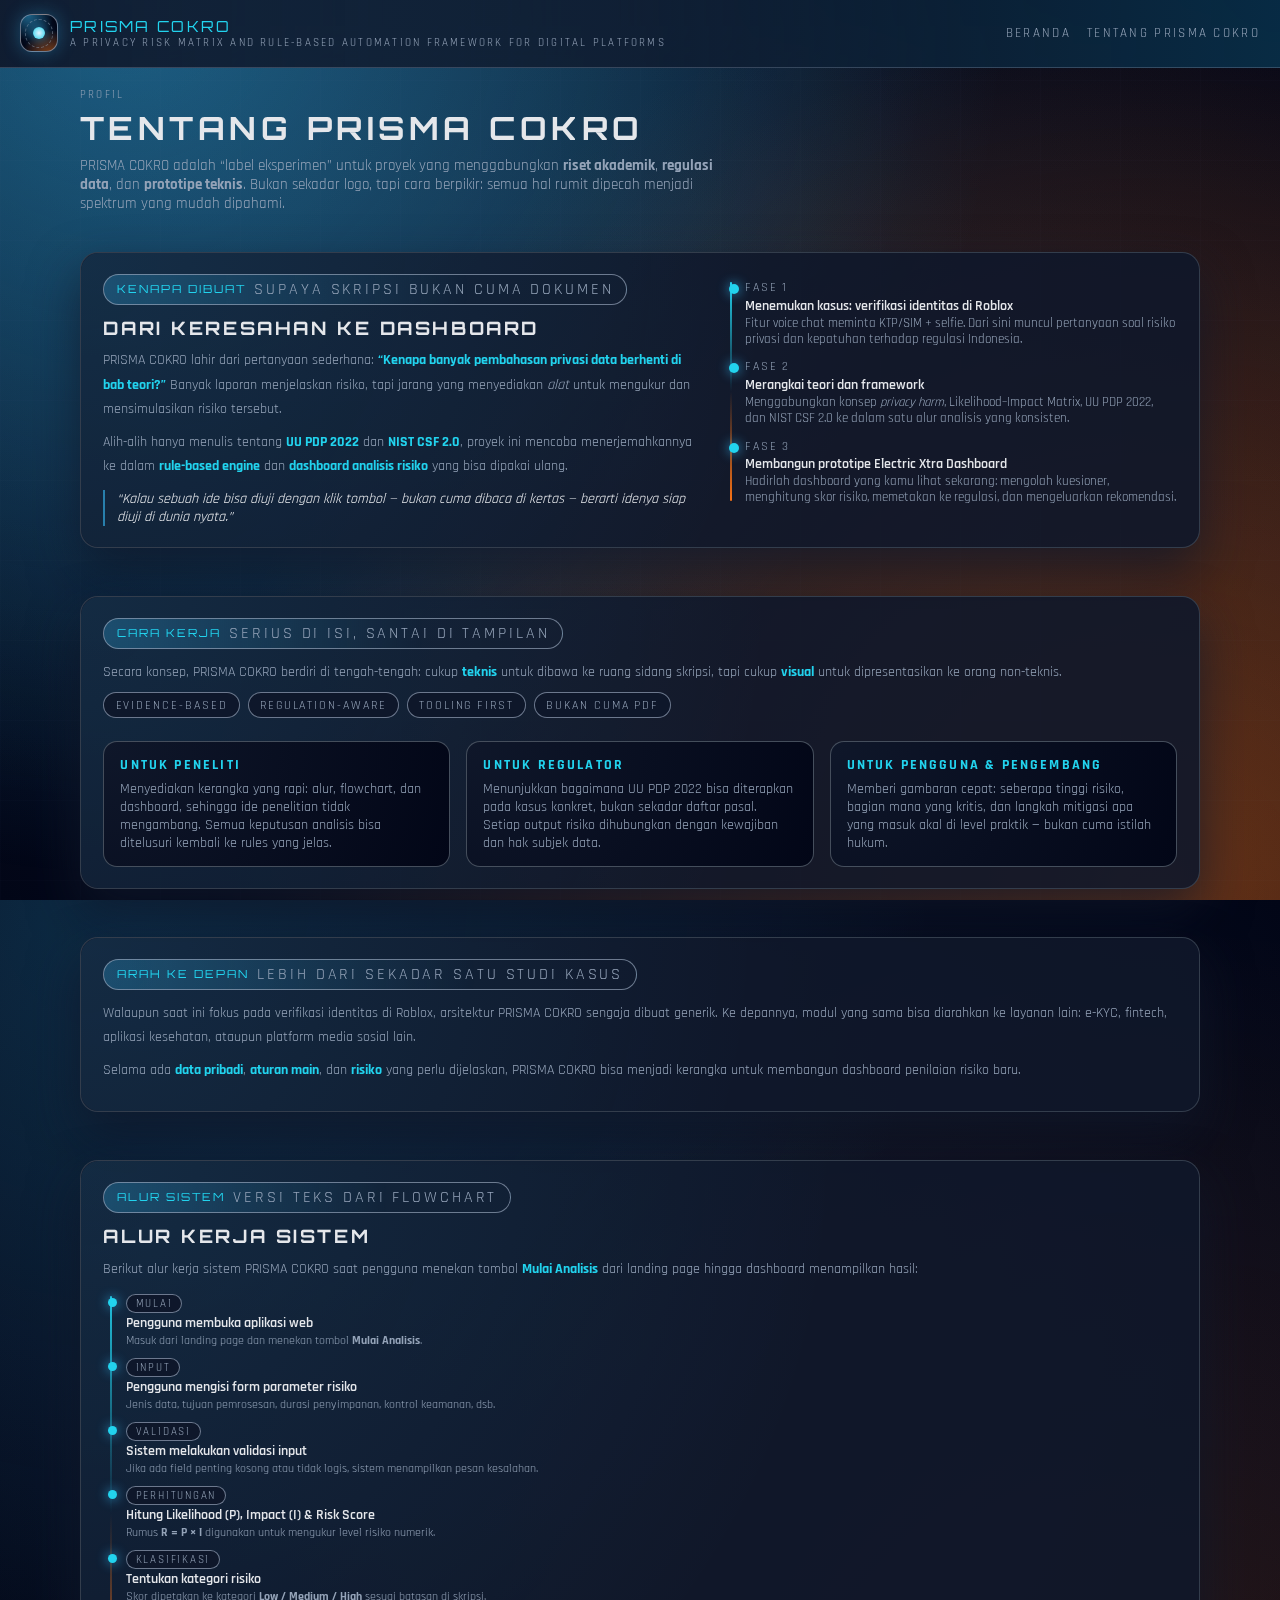
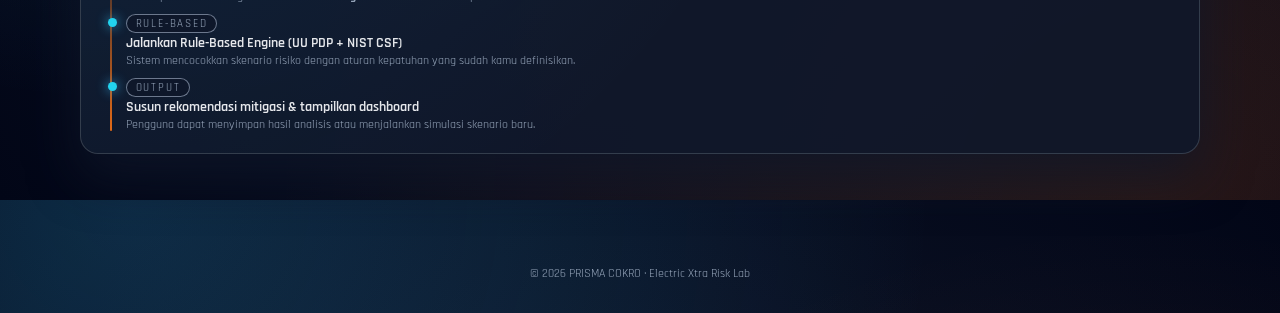
<file: privacy-risk-dashboard - Copy/project-root/tentang.html>
<!DOCTYPE html>
<html lang="id">
<head>
  <meta charset="UTF-8" />
  <meta name="viewport" content="width=device-width, initial-scale=1.0" />
  <title>Tentang Kami – PRISMA COKRO / Electric Xtra</title>

  <link href="https://fonts.googleapis.com/css2?family=Orbitron:wght@400;600;800&family=Rajdhani:wght@300;400;600&display=swap" rel="stylesheet" />

  <style>
    :root {
      --bg-main: #020617;
      --bg-card: rgba(15, 23, 42, 0.9);
      --accent: #22d3ee;
      --accent-soft: rgba(56, 189, 248, 0.2);
      --accent-2: #f97316;
      --text-main: #e5e7eb;
      --text-muted: #94a3b8;
      --border-soft: rgba(148, 163, 184, 0.3);
      --shadow-neon: 0 0 25px rgba(56, 189, 248, 0.5);
      --radius-xl: 18px;
      --radius-lg: 14px;
      --radius-full: 999px;
    }

    * ,
    *::before,
    *::after {
      box-sizing: border-box;
      margin: 0;
      padding: 0;
    }

    html {
      scroll-behavior: smooth;
    }

    html, body {
      height: 100%;
    }

    body {
      font-family: "Rajdhani", system-ui, -apple-system, BlinkMacSystemFont, sans-serif;
      color: var(--text-main);
      background:
        radial-gradient(circle at 10% 0%, rgba(56, 189, 248, 0.2), transparent 55%),
        radial-gradient(circle at 90% 100%, rgba(249, 115, 22, 0.15), transparent 60%),
        radial-gradient(circle at 50% 50%, rgba(15, 23, 42, 1), rgba(2, 6, 23, 1));
      min-height: 100vh;
      display: flex;
      flex-direction: column;
    }

    .grid-bg {
      position: fixed;
      inset: 0;
      z-index: -3;
      background-image:
        linear-gradient(to right, rgba(148, 163, 184, 0.12) 1px, transparent 1px),
        linear-gradient(to bottom, rgba(148, 163, 184, 0.12) 1px, transparent 1px);
      background-size: 80px 80px;
      opacity: 0.18;
      pointer-events: none;
    }

    .gradient-overlay {
      position: fixed;
      inset: 0;
      z-index: -4;
      background:
        radial-gradient(circle at 10% 0%, rgba(56, 189, 248, 0.35), transparent 60%),
        radial-gradient(circle at 90% 100%, rgba(249, 115, 22, 0.3), transparent 65%);
      pointer-events: none;
    }

    /* NAVBAR */
    .nav {
      position: fixed;
      top: 0;
      left: 0;
      right: 0;
      z-index: 50;
      backdrop-filter: blur(18px);
      background: linear-gradient(
        90deg,
        rgba(15, 23, 42, 0.9),
        rgba(15, 23, 42, 0.7),
        rgba(8, 47, 73, 0.9)
      );
      border-bottom: 1px solid var(--border-soft);
    }

    .nav-inner {
      margin: 0 auto;
      padding: 0.9rem 1.25rem;
      display: flex;
      align-items: center;
      justify-content: space-between;
      gap: 1.5rem;
    }

    .nav-brand {
      display: flex;
      align-items: center;
      gap: 0.75rem;
    }

    .nav-logo {
      width: 38px;
      height: 38px;
      border-radius: 12px;
      border: 1px solid rgba(148, 163, 184, 0.7);
      background:
        radial-gradient(circle at 20% 0%, rgba(56, 189, 248, 0.5), transparent 55%),
        radial-gradient(circle at 80% 120%, rgba(249, 115, 22, 0.6), transparent 55%),
        #020617;
      display: flex;
      align-items: center;
      justify-content: center;
      box-shadow: 0 0 18px rgba(56, 189, 248, 0.3);
      position: relative;
      overflow: hidden;
    }

    .nav-logo::before {
      content: "";
      position: absolute;
      inset: 10%;
      border-radius: 999px;
      border: 1px dashed rgba(148, 163, 184, 0.6);
      opacity: 0.8;
    }

    .nav-logo-dot {
      width: 12px;
      height: 12px;
      border-radius: 999px;
      background: radial-gradient(circle, #e0f2fe, #22d3ee);
      box-shadow: 0 0 13px rgba(56, 189, 248, 0.95);
    }

    .nav-title {
      font-family: "Orbitron", system-ui;
      font-size: 0.95rem;
      letter-spacing: 0.15em;
      text-transform: uppercase;
      color: var(--accent);
    }

    .nav-subtitle {
      font-size: 0.7rem;
      color: var(--text-muted);
      text-transform: uppercase;
      letter-spacing: 0.2em;
    }

    .nav-links {
      display: flex;
      gap: 1rem;
      align-items: center;
      font-size: 0.8rem;
      text-transform: uppercase;
      letter-spacing: 0.18em;
    }

    .nav-links a {
      color: var(--text-muted);
      text-decoration: none;
      padding: 0.2rem 0;
      position: relative;
    }

    .nav-links a::after {
      content: "";
      position: absolute;
      left: 0;
      bottom: -3px;
      width: 0;
      height: 2px;
      border-radius: 999px;
      background: linear-gradient(90deg, var(--accent), var(--accent-2));
      transition: width 0.2s ease-out;
    }

    .nav-links a:hover {
      color: var(--text-main);
    }

    .nav-links a:hover::after {
      width: 100%;
    }

    .nav-links a.active {
      color: var(--accent);
    }

    .nav-cta {
      display: none;
    }

    @media (min-width: 768px) {
      .nav-cta {
        display: inline-flex;
      }
    }

    main {
      padding: 5.5rem 1.4rem 2.5rem;
    }

    .page-container {
      max-width: 1120px;
      margin: 0 auto;
    }

    .page-header {
      margin-bottom: 2.4rem;
      text-align: left;
    }

    .page-eyebrow {
      font-size: 0.7rem;
      text-transform: uppercase;
      letter-spacing: 0.2em;
      color: var(--text-muted);
      margin-bottom: 0.4rem;
    }

    .page-title {
      font-family: "Orbitron", system-ui;
      font-size: 2rem;
      letter-spacing: 0.14em;
      text-transform: uppercase;
      margin-bottom: 0.5rem;
    }

    .page-desc {
      font-size: 0.95rem;
      color: var(--text-muted);
      max-width: 40rem;
    }

    .section {
      margin-bottom: 3rem;
    }

    .card {
      background: var(--bg-card);
      border-radius: var(--radius-xl);
      border: 1px solid rgba(55, 65, 81, 0.9);
      padding: 1.3rem 1.4rem;
      box-shadow: 0 22px 50px rgba(15, 23, 42, 0.75);
      position: relative;
      overflow: hidden;
    }

    .card::before {
      content: "";
      position: absolute;
      inset: 0;
      border-radius: inherit;
      background: radial-gradient(circle at 0 0, rgba(56, 189, 248, 0.16), transparent 60%);
      opacity: 0.7;
      pointer-events: none;
    }

    .card > * {
      position: relative;
      z-index: 1;
    }

    .about-grid-main {
      display: grid;
      grid-template-columns: minmax(0, 1.3fr) minmax(0, 1fr);
      gap: 1.8rem;
      align-items: flex-start;
    }

    @media (max-width: 80px) {
      .about-grid-main {
        grid-template-columns: minmax(0, 1fr);
      }
    }

    .about-tag {
      display: inline-flex;
      align-items: center;
      gap: 0.5rem;
      padding: 0.25rem 0.8rem;
      border-radius: var(--radius-full);
      border: 1px solid rgba(148, 163, 184, 0.7);
      background: radial-gradient(circle at 0 50%, rgba(56, 189, 248, 0.25), transparent 70%);
      font-size: 0.rem;
      text-transform: uppercase;
      letter-spacing: 0.18em;
      color: var(--text-muted);
      margin-bottom: 0.7rem;
    }

    .about-title {
      font-family: "Orbitron", system-ui;
      font-size: 1.15rem;
      letter-spacing: 0.14em;
      text-transform: uppercase;
      margin-bottom: 0.6rem;
    }

    .about-text {
      font-size: 0.9rem;
      color: var(--text-muted);
      line-height: 1.7;
      margin-bottom: 0.5rem;
    }

    .about-text strong {
      color: var(--accent);
    }

    .about-quote {
      font-size: 0.88rem;
      color: var(--text-main);
      border-left: 2px solid rgba(56, 189, 248, 0.6);
      padding-left: 0.75rem;
      margin-top: 0.7rem;
      font-style: italic;
    }

    .about-pill {
      font-family: "Orbitron", system-ui;
      font-size: 0.7rem;
      text-transform: uppercase;
      letter-spacing: 0.18em;
      color: var(--accent);
    }

    .timeline {
      list-style: none;
      font-size: 0.86rem;
      display: flex;
      flex-direction: column;
      gap: 0.8rem;
      position: relative;
      padding-left: 1.4rem;
      margin-top: 0.4rem;
    }

    .timeline::before {
      content: "";
      position: absolute;
      left: 0.45rem;
      top: 0.1rem;
      bottom: 0.3rem;
      width: 2px;
      border-radius: 999px;
      background: linear-gradient(to bottom, var(--accent), rgba(56, 189, 248, 0), var(--accent-2));
    }

    .timeline-item {
      position: relative;
    }

    .timeline-item::before {
      content: "";
      position: absolute;
      left: -1rem;
      top: 0.25rem;
      width: 10px;
      height: 10px;
      border-radius: 999px;
      background: #22d3ee;
      box-shadow: 0 0 12px rgba(56, 189, 248, 0.9);
    }

    .timeline-label {
      font-size: 0.75rem;
      text-transform: uppercase;
      letter-spacing: 0.16em;
      color: var(--text-muted);
      margin-bottom: 0.1rem;
    }

    .timeline-main {
      color: var(--text-main);
      font-weight: 600;
    }

    .timeline-note {
      font-size: 0.8rem;
      color: var(--text-muted);
    }

    .pill-row {
      display: flex;
      flex-wrap: wrap;
      gap: 0.5rem;
      margin-top: 0.5rem;
    }

    .pill {
      padding: 0.28rem 0.7rem;
      border-radius: var(--radius-full);
      border: 1px solid rgba(148, 163, 184, 0.7);
      font-size: 0.75rem;
      text-transform: uppercase;
      letter-spacing: 0.16em;
      color: var(--text-muted);
      background: rgba(15, 23, 42, 0.95);
    }

    .three-col {
      display: grid;
      grid-template-columns: repeat(3, minmax(0, 1fr));
      gap: 1rem;
    }

    @media (max-width: 900px) {
      .three-col {
        grid-template-columns: minmax(0, 1fr);
      }
    }

    .mini-card {
      border-radius: var(--radius-lg);
      border: 1px solid rgba(75, 85, 99, 0.9);
      padding: 0.9rem 1rem;
      background: radial-gradient(circle at 0 0, rgba(15, 23, 42, 1), rgba(2, 6, 23, 1));
      font-size: 0.86rem;
    }

    .mini-card h3 {
      font-size: 0.85rem;
      text-transform: uppercase;
      letter-spacing: 0.16em;
      margin-bottom: 0.35rem;
      color: var(--accent);
    }

    .mini-card p {
      color: var(--text-muted);
      font-size: 0.85rem;
    }

    /* flow list (dipakai Alur Kerja Sistem) */
    .flow-list {
      list-style: none;
      position: relative;
      padding-left: 1.2rem;
      font-size: 0.9rem;
      display: flex;
      flex-direction: column;
      gap: 0.6rem;
      margin-top: 0.8rem;
    }

    .flow-list::before {
      content: "";
      position: absolute;
      left: 0.4rem;
      top: 0.15rem;
      bottom: 0.1rem;
      width: 2px;
      border-radius: 999px;
      background: linear-gradient(to bottom, var(--accent), rgba(56, 189, 248, 0), var(--accent-2));
      opacity: 0.9;
    }

    .flow-step {
      position: relative;
      padding-left: 0.2rem;
    }

    .flow-step::before {
      content: "";
      position: absolute;
      left: -0.9rem;
      top: 0.25rem;
      width: 9px;
      height: 9px;
      border-radius: 999px;
      background: #22d3ee;
      box-shadow: 0 0 12px rgba(56, 189, 248, 0.9);
    }

    .flow-step-label {
      display: inline-flex;
      align-items: center;
      padding: 0.1rem 0.55rem;
      border-radius: var(--radius-full);
      border: 1px solid rgba(148, 163, 184, 0.7);
      font-size: 0.7rem;
      text-transform: uppercase;
      letter-spacing: 0.16em;
      color: var(--text-muted);
      margin-bottom: 0.05rem;
      background: rgba(15, 23, 42, 0.95);
    }

    .flow-step-main {
      font-weight: 600;
    }

    .flow-step-note {
      font-size: 0.78rem;
      color: var(--text-muted);
    }

    footer {
      padding: 1.5rem 1.4rem 2rem;
      font-size: 0.75rem;
      color: var(--text-muted);
      text-align: center;
    }
  </style>
</head>
<body>
  <div class="gradient-overlay"></div>
  <div class="grid-bg"></div>

  <!-- NAVBAR -->
  <header class="nav">
    <div class="nav-inner">
      <div class="nav-brand">
        <div class="nav-logo">
          <div class="nav-logo-dot"></div>
        </div>
        <div>
          <div class="nav-title">PRISMA COKRO</div>
          <div class="nav-subtitle">A Privacy Risk Matrix and Rule-Based Automation Framework for Digital Platforms</div>
        </div>
      </div>

      <nav class="nav-links" id="navLinks">
        <a href="index.html" class="nav-link">Beranda</a>
        <a href="tentang.html" class="nav-link">Tentang PRISMA COKRO</a>
      </nav>
    </div>
  </header>

  <main>
    <div class="page-container">
      <!-- HEADER TENTANG -->
      <header class="page-header">
        <div class="page-eyebrow">Profil</div>
        <h1 class="page-title">Tentang PRISMA COKRO</h1>
        <p class="page-desc">
          PRISMA COKRO adalah “label eksperimen” untuk proyek yang menggabungkan
          <strong>riset akademik</strong>, <strong>regulasi data</strong>, dan
          <strong>prototipe teknis</strong>. Bukan sekadar logo, tapi cara berpikir:
          semua hal rumit dipecah menjadi spektrum yang mudah dipahami.
        </p>
      </header>

      <!-- BAGIAN 1: Kenapa dibuat? -->
      <section class="section">
        <article class="card">
          <div class="about-grid-main">
            <div>
              <div class="about-tag">
                <span class="about-pill">kenapa dibuat</span>
                <span>supaya skripsi bukan cuma dokumen</span>
              </div>
              <h2 class="about-title">Dari keresahan ke dashboard</h2>
              <p class="about-text">
                PRISMA COKRO lahir dari pertanyaan sederhana:
                <strong>“Kenapa banyak pembahasan privasi data berhenti di bab teori?”</strong>
                Banyak laporan menjelaskan risiko, tapi jarang yang menyediakan
                <em>alat</em> untuk mengukur dan mensimulasikan risiko tersebut.
              </p>
              <p class="about-text">
                Alih-alih hanya menulis tentang <strong>UU PDP 2022</strong> dan
                <strong>NIST CSF 2.0</strong>, proyek ini mencoba menerjemahkannya
                ke dalam <strong>rule-based engine</strong> dan
                <strong>dashboard analisis risiko</strong> yang bisa dipakai ulang.
              </p>
              <p class="about-quote">
                “Kalau sebuah ide bisa diuji dengan klik tombol &mdash; bukan cuma dibaca
                di kertas &mdash; berarti idenya siap diuji di dunia nyata.”
              </p>
            </div>

            <div>
              <ul class="timeline">
                <li class="timeline-item">
                  <div class="timeline-label">fase 1</div>
                  <div class="timeline-main">Menemukan kasus: verifikasi identitas di Roblox</div>
                  <div class="timeline-note">
                    Fitur voice chat meminta KTP/SIM + selfie. Dari sini muncul pertanyaan
                    soal risiko privasi dan kepatuhan terhadap regulasi Indonesia.
                  </div>
                </li>
                <li class="timeline-item">
                  <div class="timeline-label">fase 2</div>
                  <div class="timeline-main">Merangkai teori dan framework</div>
                  <div class="timeline-note">
                    Menggabungkan konsep <em>privacy harm</em>, Likelihood–Impact Matrix,
                    UU PDP 2022, dan NIST CSF 2.0 ke dalam satu alur analisis yang konsisten.
                  </div>
                </li>
                <li class="timeline-item">
                  <div class="timeline-label">fase 3</div>
                  <div class="timeline-main">Membangun prototipe Electric Xtra Dashboard</div>
                  <div class="timeline-note">
                    Hadirlah dashboard yang kamu lihat sekarang: mengolah kuesioner,
                    menghitung skor risiko, memetakan ke regulasi, dan mengeluarkan rekomendasi.
                  </div>
                </li>
              </ul>
            </div>
          </div>
        </article>
      </section>

      <!-- BAGIAN 2: Nilai & karakter -->
      <section class="section">
        <article class="card">
          <div class="about-tag">
            <span class="about-pill">cara kerja</span>
            <span>serius di isi, santai di tampilan</span>
          </div>
          <p class="about-text">
            Secara konsep, PRISMA COKRO berdiri di tengah-tengah:
            cukup <strong>teknis</strong> untuk dibawa ke ruang sidang skripsi,
            tapi cukup <strong>visual</strong> untuk dipresentasikan ke orang non-teknis.
          </p>
          <div class="pill-row">
            <span class="pill">evidence-based</span>
            <span class="pill">regulation-aware</span>
            <span class="pill">tooling first</span>
            <span class="pill">bukan cuma pdf</span>
          </div>

          <div class="three-col" style="margin-top:1.4rem;">
            <div class="mini-card">
              <h3>Untuk Peneliti</h3>
              <p>
                Menyediakan kerangka yang rapi: alur, flowchart, dan dashboard,
                sehingga ide penelitian tidak mengambang. Semua keputusan analisis
                bisa ditelusuri kembali ke rules yang jelas.
              </p>
            </div>
            <div class="mini-card">
              <h3>Untuk Regulator</h3>
              <p>
                Menunjukkan bagaimana UU PDP 2022 bisa diterapkan pada kasus konkret,
                bukan sekadar daftar pasal. Setiap output risiko dihubungkan dengan
                kewajiban dan hak subjek data.
              </p>
            </div>
            <div class="mini-card">
              <h3>Untuk Pengguna & Pengembang</h3>
              <p>
                Memberi gambaran cepat: seberapa tinggi risiko, bagian mana yang
                kritis, dan langkah mitigasi apa yang masuk akal di level praktik
                — bukan cuma istilah hukum.
              </p>
            </div>
          </div>
        </article>
      </section>

      <!-- BAGIAN 3: Arah ke depan -->
      <section class="section">
        <article class="card">
          <div class="about-tag">
            <span class="about-pill">arah ke depan</span>
            <span>lebih dari sekadar satu studi kasus</span>
          </div>
          <p class="about-text">
            Walaupun saat ini fokus pada verifikasi identitas di Roblox,
            arsitektur PRISMA COKRO sengaja dibuat generik. Ke depannya,
            modul yang sama bisa diarahkan ke layanan lain: e-KYC, fintech,
            aplikasi kesehatan, ataupun platform media sosial lain.
          </p>
          <p class="about-text">
            Selama ada <strong>data pribadi</strong>, <strong>aturan main</strong>,
            dan <strong>risiko</strong> yang perlu dijelaskan, PRISMA COKRO bisa
            menjadi kerangka untuk membangun dashboard penilaian risiko baru.
          </p>
        </article>
      </section>

      <!-- BAGIAN 4: Alur Kerja Sistem -->
      <section class="section">
        <article class="card">
          <div class="about-tag">
            <span class="about-pill">alur sistem</span>
            <span>versi teks dari flowchart</span>
          </div>
          <h2 class="about-title">Alur Kerja Sistem</h2>
          <p class="about-text">
            Berikut alur kerja sistem PRISMA COKRO saat pengguna menekan tombol
            <strong>Mulai Analisis</strong> dari landing page hingga dashboard menampilkan hasil:
          </p>

          <ol class="flow-list">
            <li class="flow-step">
              <div class="flow-step-label">Mulai</div>
              <div class="flow-step-main">Pengguna membuka aplikasi web</div>
              <div class="flow-step-note">
                Masuk dari landing page dan menekan tombol <strong>Mulai Analisis</strong>.
              </div>
            </li>
            <li class="flow-step">
              <div class="flow-step-label">Input</div>
              <div class="flow-step-main">Pengguna mengisi form parameter risiko</div>
              <div class="flow-step-note">
                Jenis data, tujuan pemrosesan, durasi penyimpanan, kontrol keamanan, dsb.
              </div>
            </li>
            <li class="flow-step">
              <div class="flow-step-label">Validasi</div>
              <div class="flow-step-main">Sistem melakukan validasi input</div>
              <div class="flow-step-note">
                Jika ada field penting kosong atau tidak logis, sistem menampilkan pesan kesalahan.
              </div>
            </li>
            <li class="flow-step">
              <div class="flow-step-label">Perhitungan</div>
              <div class="flow-step-main">Hitung Likelihood (P), Impact (I) &amp; Risk Score</div>
              <div class="flow-step-note">
                Rumus <strong>R = P × I</strong> digunakan untuk mengukur level risiko numerik.
              </div>
            </li>
            <li class="flow-step">
              <div class="flow-step-label">Klasifikasi</div>
              <div class="flow-step-main">Tentukan kategori risiko</div>
              <div class="flow-step-note">
                Skor dipetakan ke kategori <strong>Low / Medium / High</strong> sesuai batasan di skripsi.
              </div>
            </li>
            <li class="flow-step">
              <div class="flow-step-label">Rule-Based</div>
              <div class="flow-step-main">Jalankan Rule-Based Engine (UU PDP + NIST CSF)</div>
              <div class="flow-step-note">
                Sistem mencocokkan skenario risiko dengan aturan kepatuhan yang sudah kamu definisikan.
              </div>
            </li>
            <li class="flow-step">
              <div class="flow-step-label">Output</div>
              <div class="flow-step-main">Susun rekomendasi mitigasi &amp; tampilkan dashboard</div>
              <div class="flow-step-note">
                Pengguna dapat menyimpan hasil analisis atau menjalankan simulasi skenario baru.
              </div>
            </li>
          </ol>
        </article>
      </section>
    </div>
  </main>

  <footer>
    &copy; <span id="year"></span> PRISMA COKRO · Electric Xtra Risk Lab
  </footer>

  <script>
    document.getElementById("year").textContent = new Date().getFullYear();
  </script>
</body>
</html>
</file>
<file: privacy-risk-dashboard - Copy/project-root/privacy-risk-dashboard/css/styles.css>
/* Re-themed styles to match neon / electric landing page UI */
/* Core tokens */
:root {
  --bg-main: #020617;
  --bg-card: rgba(15, 23, 42, 0.96);
  --bg-soft: rgba(15, 23, 42, 0.92);
  --accent: #22d3ee;
  --accent-soft: rgba(56, 189, 248, 0.18);
  --accent-2: #f97316;
  --text-main: #e5e7eb;
  --text-muted: #9ca3af;
  --border-soft: rgba(148, 163, 184, 0.4);
  --border-strong: rgba(55, 65, 81, 0.9);
  --good: #22c55e;
  --ok: #eab308;
  --bad: #ef4444;
  --shadow-neon: 0 0 28px rgba(56, 189, 248, 0.4);
  --radius-xl: 18px;
  --radius-lg: 14px;
  --radius-md: 10px;
  --radius-full: 999px;
}

/* Basic reset */
*,
*::before,
*::after {
  box-sizing: border-box;
  margin: 0;
  padding: 0;
}

html,
body {
  height: 100%;
}

body {
  font-family: "Rajdhani", system-ui, -apple-system, BlinkMacSystemFont, sans-serif;
  color: var(--text-main);
  background:
    radial-gradient(circle at 10% 0%, rgba(56, 189, 248, 0.2), transparent 55%),
    radial-gradient(circle at 90% 100%, rgba(249, 115, 22, 0.15), transparent 60%),
    radial-gradient(circle at 50% 50%, rgba(15, 23, 42, 1), rgba(2, 6, 23, 1));
  -webkit-font-smoothing: antialiased;
}

/* Layout */
.app-header {
  position: sticky;
  top: 0;
  z-index: 10;
  backdrop-filter: blur(18px);
  background: linear-gradient(
    90deg,
    rgba(15, 23, 42, 0.96),
    rgba(15, 23, 42, 0.86),
    rgba(8, 47, 73, 0.96)
  );
  border-bottom: 1px solid var(--border-soft);
  padding: 0.9rem 1.4rem;
  display: flex;
  align-items: center;
  justify-content: space-between;
  gap: 1.5rem;
}

.app-header h1 {
  font-family: "Orbitron", system-ui;
  font-size: 1rem;
  text-transform: uppercase;
  letter-spacing: 0.2em;
  color: var(--accent);
}

.app-header .subtitle {
  font-size: 0.7rem;
  text-transform: uppercase;
  letter-spacing: 0.18em;
  color: var(--text-muted);
  margin-top: 0.2rem;
}

.app-header .badge {
  padding: 0.25rem 0.8rem;
  border-radius: var(--radius-full);
  border: 1px solid rgba(148, 163, 184, 0.7);
  background: radial-gradient(circle at 0 50%, rgba(56, 189, 248, 0.18), transparent 70%);
  font-size: 0.7rem;
  text-transform: uppercase;
  letter-spacing: 0.16em;
  color: var(--text-muted);
}

.app-main {
  max-width: 1120px;
  margin: 1.8rem auto 1.6rem;
  padding: 0 1.4rem 1.2rem;
}

/* Grid: left form – right results */
/* Grid: left form – right results */
/* Layout balik ke seperti versi lama: semua card (2–6) ditumpuk vertikal */
.results-grid {
  margin-top: 1.25rem;
  display: grid;
  gap: 1.25rem;
}

/* Card */
.card {
  background: var(--bg-card);
  border-radius: var(--radius-xl);
  border: 1px solid var(--border-strong);
  box-shadow: 0 24px 60px rgba(15, 23, 42, 0.7);
  padding: 1.3rem 1.4rem 1.25rem;
  position: relative;
  overflow: hidden;
  margin-bottom: 1.25rem;
}

.card::before {
  content: "";
  position: absolute;
  inset: 0;
  border-radius: inherit;
  background: radial-gradient(circle at 0 0, rgba(56, 189, 248, 0.16), transparent 60%);
  opacity: 0.7;
  pointer-events: none;
}

.card > * {
  position: relative;
  z-index: 1;
}

.card h2 {
  font-family: "Orbitron", system-ui;
  font-size: 0.9rem;
  text-transform: uppercase;
  letter-spacing: 0.18em;
  margin-bottom: 0.6rem;
}

.card .subtitle {
  font-size: 0.8rem;
  color: var(--text-muted);
  margin-bottom: 1rem;
}

/* Form layout */
.form-grid {
  display: grid;
  grid-template-columns: repeat(2, minmax(0, 1fr));
  gap: 0.9rem 1.1rem;
}

@media (max-width: 768px) {
  .form-grid {
    grid-template-columns: minmax(0, 1fr);
  }
}

.form-group {
  display: flex;
  flex-direction: column;
  gap: 0.25rem;
}

.form-group--half {
  grid-column: span 1;
}

@media (max-width: 768px) {
  .form-group--half {
    grid-column: span 1;
  }
}

.label {
  font-size: 0.75rem;
  text-transform: uppercase;
  letter-spacing: 0.16em;
  color: var(--text-muted);
}

.label span {
  color: var(--accent);
}

/* Inputs */
input[type="text"],
input[type="number"],
select,
textarea {
  width: 100%;
  padding: 0.55rem 0.7rem;
  border-radius: var(--radius-md);
  border: 1px solid var(--border-soft);
  background: rgba(15, 23, 42, 0.96);
  color: var(--text-main);
  font-size: 0.85rem;
}

input::placeholder,
textarea::placeholder {
  color: #6b7280;
  font-size: 0.8rem;
}

textarea {
  min-height: 70px;
  resize: vertical;
}

input:focus,
select:focus,
textarea:focus {
  outline: none;
  border-color: var(--accent);
  box-shadow: 0 0 0 1px rgba(56, 189, 248, 0.4);
}

/* Radio / inline options */
.legend {
  font-size: 0.75rem;
  text-transform: uppercase;
  letter-spacing: 0.16em;
  color: var(--text-muted);
  margin-bottom: 0.35rem;
}

.placeholder {
  font-size: 0.75rem;
  color: var(--text-muted);
  margin-bottom: 0.25rem;
}

.axis {
  display: flex;
  flex-wrap: wrap;
  gap: 0.35rem 0.8rem;
  font-size: 0.8rem;
}

.axis label {
  display: inline-flex;
  align-items: center;
  gap: 0.25rem;
  cursor: pointer;
}

/* Support lama: .inline-options kalau masih dipakai di HTML */
.inline-options {
  display: flex;
  flex-wrap: wrap;
  gap: 0.75rem;
  font-size: 0.9rem;
}

.inline-options input {
  margin-right: 0.25rem;
}

/* Buttons */
.form-actions {
  margin-top: 0.9rem;
  display: flex;
  flex-wrap: wrap;
  gap: 0.75rem;
  align-items: center;
}

.btn-primary,
.btn-secondary {
  display: inline-flex;
  align-items: center;
  justify-content: center;
  gap: 0.45rem;
  padding: 0.75rem 1.6rem;
  border-radius: var(--radius-full);
  border: 1px solid var(--border-soft);
  font-family: "Orbitron", system-ui;
  font-size: 0.75rem;
  text-transform: uppercase;
  letter-spacing: 0.18em;
  cursor: pointer;
  text-decoration: none;
  transition: all 0.18s ease-out;
  background: transparent;
}

.btn-primary {
  background: radial-gradient(circle at 0 50%, #22d3ee, #0ea5e9);
  color: #020617;
  border-color: rgba(56, 189, 248, 0.85);
  box-shadow: var(--shadow-neon);
}

.btn-primary:hover {
  transform: translateY(-1px) scale(1.01);
  box-shadow: 0 0 32px rgba(56, 189, 248, 0.8);
}

.btn-secondary {
  background: rgba(15, 23, 42, 0.96);
  color: var(--text-muted);
  border-style: dashed;
}

.btn-secondary:hover {
  color: var(--accent);
  border-color: rgba(56, 189, 248, 0.8);
  background: rgba(15, 23, 42, 0.99);
}

/* Summary & results */
.summary-grid {
  display: grid;
  grid-template-columns: repeat(2, minmax(0, 1fr));
  gap: 0.75rem;
  margin-top: 0.4rem;
}

@media (max-width: 768px) {
  .summary-grid {
    grid-template-columns: minmax(0, 1fr);
  }
}

.summary-item {
  border-radius: var(--radius-lg);
  border: 1px solid var(--border-strong);
  padding: 0.6rem 0.7rem;
  background: radial-gradient(circle at 0 0, rgba(15, 23, 42, 0.98), rgba(2, 6, 23, 0.98));
}

.summary-item h3 {
  font-size: 0.78rem;
  text-transform: uppercase;
  letter-spacing: 0.18em;
  color: var(--text-muted);
  margin-bottom: 0.3rem;
}

.summary-content {
  font-size: 0.85rem;
  color: var(--text-main);
}

/* Badge (dari CSS lama, masih dipakai di summary) */
.badge {
  display: inline-flex;
  align-items: center;
  padding: 0.1rem 0.5rem;
  border-radius: 999px;
  font-size: 0.75rem;
  font-weight: 500;
}

.badge.low {
  background: rgba(16, 185, 129, 0.15);
  color: #6ee7b7;
  border: 1px solid rgba(16, 185, 129, 0.4);
}

.badge.medium {
  background: rgba(245, 158, 11, 0.15);
  color: #fbbf24;
  border: 1px solid rgba(245, 158, 11, 0.4);
}

.badge.high {
  background: rgba(239, 68, 68, 0.15);
  color: #fca5a5;
  border: 1px solid rgba(239, 68, 68, 0.4);
}

/* Status pill (untuk NIST/UU PDP) */
.status-pill {
  display: inline-flex;
  align-items: center;
  gap: 0.35rem;
  padding: 0.25rem 0.65rem;
  border-radius: var(--radius-full);
  border: 1px solid var(--border-soft);
  font-size: 0.75rem;
  text-transform: uppercase;
  letter-spacing: 0.16em;
}

.status-pill.low {
  border-color: rgba(34, 197, 94, 0.7);
  color: #bbf7d0;
  background: radial-gradient(circle at 0 50%, rgba(34, 197, 94, 0.2), transparent 70%);
}

.status-pill.medium {
  border-color: rgba(234, 179, 8, 0.8);
  color: #fef08a;
  background: radial-gradient(circle at 0 50%, rgba(234, 179, 8, 0.18), transparent 70%);
}

.status-pill.high {
  border-color: rgba(239, 68, 68, 0.9);
  color: #fecaca;
  background: radial-gradient(circle at 0 50%, rgba(239, 68, 68, 0.23), transparent 70%);
}

/* Risk matrix */
.matrix-caption {
  font-size: 0.75rem;
  color: var(--text-muted);
  margin-bottom: 0.4rem;
}

.risk-matrix {
  margin-top: 0.75rem;
  display: grid;
  grid-template-columns: 40px repeat(5, minmax(0, 1fr));
  grid-template-rows: 30px repeat(5, 40px);
  gap: 2px;
  font-size: 0.7rem;
  background: transparent;
  border: none;
}

.matrix-cell {
  display: flex;
  align-items: center;
  justify-content: center;
  border-radius: 6px;
}

.matrix-cell.label {
  background: transparent;
  color: #9ca3af;
  border: none;
}

.matrix-cell.axis {
  font-weight: 500;
}

.matrix-cell.low {
  background: rgba(16, 185, 129, 0.3);
}

.matrix-cell.medium {
  background: rgba(245, 158, 11, 0.35);
}

.matrix-cell.high {
  background: rgba(239, 68, 68, 0.45);
}

.matrix-cell.active {
  box-shadow: 0 0 0 2px #e5e7eb;
  border: 1px solid #e5e7eb;
}

#matrix-legend {
  display: flex;
  gap: 0.5rem;
  font-size: 0.75rem;
}

.legend {
  padding: 0.1rem 0.45rem;
  border-radius: 999px;
}

.legend.low {
  background: rgba(16, 185, 129, 0.2);
}

.legend.medium {
  background: rgba(245, 158, 11, 0.25);
}

.legend.high {
  background: rgba(239, 68, 68, 0.3);
}

/* Tables & lists (dari CSS lama) */
.table-wrapper table {
  width: 100%;
  border-collapse: collapse;
  font-size: 0.85rem;
}

.table-wrapper th,
.table-wrapper td {
  border: 1px solid #1f2937;
  padding: 0.4rem 0.5rem;
  text-align: left;
}

.table-wrapper th {
  background: #020617;
  font-weight: 600;
}

/* NIST / UU PDP sections */
.good {
  color: var(--good);
}

.ok {
  color: var(--ok);
}

.bad {
  color: var(--bad);
}

.recommendation-list {
  list-style: disc;
  padding-left: 1.1rem;
  font-size: 0.85rem;
  color: var(--text-main);
}

.recommendation-list li + li {
  margin-top: 0.25rem;
}

/* Footer */
.app-footer {
  max-width: 1120px;
  margin: 0 auto;
  padding: 0 1.4rem 1.2rem;
  font-size: 0.7rem;
  color: var(--text-muted);
  text-align: right;
}
</file>
<file: dashboard-style.css>
/* ===================================== */
/* Re-themed styles – Neon / Electric UI */
/* ===================================== */

/* Core tokens */
:root {
  --bg-main: #020617;
  --bg-card: rgba(15, 23, 42, 0.96);
  --bg-soft: rgba(15, 23, 42, 0.92);
  --accent: #22d3ee;
  --accent-soft: rgba(56, 189, 248, 0.18);
  --accent-2: #f97316;
  --text-main: #e5e7eb;
  --text-muted: #9ca3af;
  --border-soft: rgba(148, 163, 184, 0.4);
  --border-strong: rgba(55, 65, 81, 0.9);
  --good: #22c55e;
  --ok: #eab308;
  --bad: #ef4444;
  --shadow-neon: 0 0 28px rgba(56, 189, 248, 0.4);
  --radius-xl: 18px;
  --radius-lg: 14px;
  --radius-md: 10px;
  --radius-full: 999px;
}

/* ========== */
/* Reset      */
/* ========== */

*, *::before, *::after {
  box-sizing: border-box;
  margin: 0;
  padding: 0;
}

html, body {
  height: 100%;
}

body {
  font-family: "Rajdhani", system-ui, -apple-system, BlinkMacSystemFont, sans-serif;
  color: var(--text-main);
  /* Background Static */
  background:
    radial-gradient(circle at 10% 0%, rgba(56, 189, 248, 0.2), transparent 55%),
    radial-gradient(circle at 90% 100%, rgba(249, 115, 22, 0.15), transparent 60%),
    radial-gradient(circle at 50% 50%, rgba(15, 23, 42, 1), rgba(2, 6, 23, 1));
  background-attachment: fixed;
  background-repeat: no-repeat;
  background-size: cover;
  -webkit-font-smoothing: antialiased;
}

/* ========== */
/* Layout     */
/* ========== */

.app-header {
  position: sticky;
  top: 0;
  z-index: 10;
  backdrop-filter: blur(18px);
  background: linear-gradient(90deg, rgba(15, 23, 42, 0.96), rgba(8, 47, 73, 0.96));
  border-bottom: 1px solid var(--border-soft);
  padding: 0.9rem 1.4rem;
  display: flex;
  align-items: center;
  justify-content: space-between;
  gap: 1.5rem;
}

.app-header h1 {
  font-family: "Orbitron", system-ui;
  font-size: 1rem;
  text-transform: uppercase;
  letter-spacing: 0.2em;
  color: var(--accent);
}

.app-header .subtitle {
  font-size: 0.7rem;
  text-transform: uppercase;
  letter-spacing: 0.18em;
  color: var(--text-muted);
  margin-top: 0.2rem;
}

.header-actions {
  display: flex;
  gap: 0.75rem;
  align-items: center;
}

/* Fix untuk Tombol Kembali di Header */
.app-header .btn-primary {
  text-decoration: none; /* Hilangkan garis bawah */
  display: inline-flex;  /* Pastikan bentuknya kotak tombol */
  align-items: center;
  justify-content: center;
  white-space: nowrap;   /* Mencegah teks turun ke bawah di layar sempit */
  font-weight: 600;
  
  /* Ukuran khusus header agar pas di HP */
  padding: 0.5rem 1.2rem; 
  font-size: 0.7rem;
  min-height: auto; /* Reset min-height tombol aksi biasa */
  
  /* Override warna link */
  color: #020617 !important;
}

.app-main {
  max-width: 1120px;
  margin: 1.8rem auto 1.6rem;
  padding: 0 1.4rem 1.2rem;
}

/* Container Hasil Analisis */
.results-grid {
  margin-top: 1.25rem;
  display: grid;
  gap: 1.25rem;
}

/* ========== */
/* Card       */
/* ========== */

.card {
  background: var(--bg-card);
  border-radius: var(--radius-xl);
  border: 1px solid var(--border-strong);
  box-shadow: 0 24px 60px rgba(15, 23, 42, 0.7);
  padding: 1.3rem 1.4rem 1.25rem;
  position: relative;
  overflow: hidden;
  margin-bottom: 1.25rem;
}

.card::before {
  content: "";
  position: absolute;
  inset: 0;
  border-radius: inherit;
  background: radial-gradient(circle at 0 0, rgba(56, 189, 248, 0.16), transparent 60%);
  opacity: 0.7;
  pointer-events: none;
}

.card > * {
  position: relative;
  z-index: 1;
}

.card h2 {
  font-family: "Orbitron", system-ui;
  font-size: 0.9rem;
  text-transform: uppercase;
  letter-spacing: 0.18em;
  margin-bottom: 0.6rem;
}

.card .subtitle {
  font-size: 0.8rem;
  color: var(--text-muted);
  margin-bottom: 1rem;
}

/* ===================== */
/* Form Inputs & Sections*/
/* ===================== */

.form-grid {
  display: grid;
  grid-template-columns: repeat(2, minmax(0, 1fr));
  gap: 0.9rem 1.1rem;
}

@media (max-width: 768px) {
  .form-grid {
    grid-template-columns: minmax(0, 1fr);
  }
}

.form-group {
  display: flex;
  flex-direction: column;
  gap: 0.25rem;
  margin-bottom: 0.65rem;
}

.form-section {
  grid-column: 1 / -1;
  margin: 0.5rem auto 0 auto;
  padding: 0.9rem 1rem;
  width: 100%;
  max-width: 850px;
  border-radius: var(--radius-lg);
  border: 1px solid var(--border-soft);
  background: radial-gradient(circle at 0 0, rgba(56, 189, 248, 0.14), transparent 55%),
              rgba(15, 23, 42, 0.9);
}

.form-section-title {
  margin: 0 0 0.75rem 0;
  font-family: "Orbitron", system-ui;
  font-size: 0.78rem;
  text-transform: uppercase;
  letter-spacing: 0.18em;
  color: var(--accent);
}

.field-hint {
  font-size: 0.75rem;
  color: var(--text-muted);
  margin-top: 0.25rem;
  font-style: italic;
}

input[type="text"],
input[type="number"],
select,
textarea {
  width: 100%;
  padding: 0.55rem 0.7rem;
  border-radius: var(--radius-md);
  border: 1px solid var(--border-soft);
  background: rgba(15, 23, 42, 0.96);
  color: var(--text-main);
  font-size: 0.85rem;
}

input::placeholder, textarea::placeholder {
  color: #6b7280;
  font-size: 0.8rem;
}

textarea {
  min-height: 70px;
  resize: vertical;
}

input:focus, select:focus, textarea:focus {
  outline: none;
  border-color: var(--accent);
  box-shadow: 0 0 0 1px rgba(56, 189, 248, 0.4);
}

/* ================================================= */
/* CUSTOM RADIO & CHECKBOX BUTTONS (The Cool Stuff)  */
/* ================================================= */

/* 1. Sembunyikan Input Asli */
.hidden-input {
  display: none;
}

/* 2. Base Style untuk Tombol Opsi */
.btn-option {
  display: flex;
  align-items: center;
  justify-content: center;
  text-align: center;
  width: 100%;
  height: 100%;
  min-height: 54px; /* Tinggi seragam agar rapi */
  
  padding: 0.5rem;
  border-radius: 50px; /* Pill Shape */
  border: 1px solid var(--border-soft);
  background: rgba(255, 255, 255, 0.03);
  color: var(--text-muted);
  
  font-family: "Rajdhani", sans-serif;
  font-weight: 600;
  font-size: 0.85rem;
  line-height: 1.2;
  cursor: pointer;
  transition: all 0.3s cubic-bezier(0.4, 0, 0.2, 1);
  user-select: none;
  box-shadow: 0 4px 6px rgba(0, 0, 0, 0.1);
  box-sizing: border-box;
}

/* Hover State */
.btn-option:hover {
  border-color: var(--accent);
  color: var(--text-main);
  background: rgba(34, 211, 238, 0.05);
  transform: translateY(-1px);
}

/* Checked State (Neon Glow) */
.hidden-input:checked + .btn-option {
  background: radial-gradient(circle at 0 50%, rgba(34, 211, 238, 0.2), rgba(14, 165, 233, 0.2));
  border-color: var(--accent);
  color: #fff;
  box-shadow: 0 0 15px rgba(34, 211, 238, 0.5);
  text-shadow: 0 0 8px rgba(34, 211, 238, 0.8);
}

/* ================================================= */
/* GRID SYSTEMS (LAYOUT TOMBOL YANG RAPI)            */
/* ================================================= */

/* Grid A: Untuk Checkbox Legalitas (Banyak Item) */
.custom-grid-legal {
  display: grid;
  /* Di HP otomatis 2 kolom, di Laptop 4-5 kolom */
  grid-template-columns: repeat(auto-fill, minmax(130px, 1fr));
  gap: 0.6rem;
  margin-top: 0.5rem;
}

/* Grid B: Untuk Opsi Sedikit (Ya/Tidak) */
.custom-grid-2 {
  display: grid;
  grid-template-columns: repeat(auto-fit, minmax(140px, 1fr));
  gap: 0.6rem;
  margin-top: 0.5rem;
}

/* Pastikan wrapper div tingginya full */
.custom-grid-legal > div, 
.custom-grid-2 > div {
  height: 100%;
}

/* Grid C: Untuk Tombol Aksi (Hitung, Simpan, dll) */
.custom-action-grid {
  display: grid;
  gap: 0.8rem;
  margin-top: 2rem;
  padding-top: 1.5rem;
  border-top: 1px solid rgba(148, 163, 184, 0.2);
  
  /* DEFAULT (Tampilan HP): Wajib 2 Kolom x 2 Baris */
  grid-template-columns: repeat(2, 1fr);
}

/* MEDIA QUERY (Tampilan Laptop): Wajib 4 Kolom Sejajar */
/* Jika layar lebih lebar dari 768px (Tablet/Laptop), ubah jadi 4 kolom */
@media (min-width: 768px) {
  .custom-action-grid {
    grid-template-columns: repeat(4, 1fr);
  }
}

/* Style Tombol Aksi */
.action-btn {
  display: inline-flex;
  align-items: center;
  justify-content: center;
  width: 100%;
  min-height: 54px;
  
  padding: 0.75rem 1rem;
  border-radius: var(--radius-full);
  border: 1px solid var(--border-soft);
  font-family: "Orbitron", system-ui;
  font-size: 0.75rem;
  text-transform: uppercase;
  letter-spacing: 0.18em;
  cursor: pointer;
  transition: all 0.18s ease-out;
  text-decoration: none;
}

/* Primary Button (Hitung) */
.action-btn.btn-primary, 
.btn-primary {
  background: radial-gradient(circle at 0 50%, #22d3ee, #0ea5e9);
  color: #020617;
  border-color: rgba(56, 189, 248, 0.85);
  box-shadow: var(--shadow-neon);
}

.action-btn.btn-primary:hover,
.btn-primary:hover {
  transform: translateY(-1px) scale(1.01);
  box-shadow: 0 0 32px rgba(56, 189, 248, 0.8);
}

/* Secondary Button (Simpan, Reset) */
.action-btn.btn-secondary,
.btn-secondary {
  background: rgba(15, 23, 42, 0.96);
  color: var(--text-muted);
  border-style: dashed;
}

.action-btn.btn-secondary:hover,
.btn-secondary:hover {
  color: var(--accent);
  border-color: rgba(56, 189, 248, 0.8);
  background: rgba(15, 23, 42, 0.99);
}

/* ===================== */
/* Summary & Results     */
/* ===================== */

.summary-grid {
  display: grid;
  grid-template-columns: repeat(2, minmax(0, 1fr));
  gap: 0.75rem;
  margin-top: 0.4rem;
}

@media (max-width: 768px) {
  .summary-grid {
    grid-template-columns: minmax(0, 1fr);
  }
}

.summary-item {
  border-radius: var(--radius-lg);
  border: 1px solid var(--border-strong);
  padding: 0.6rem 0.7rem;
  background: radial-gradient(circle at 0 0, rgba(15, 23, 42, 0.98), rgba(2, 6, 23, 0.98));
}

.summary-item h3 {
  font-size: 0.78rem;
  text-transform: uppercase;
  letter-spacing: 0.18em;
  color: var(--text-muted);
  margin-bottom: 0.3rem;
}

.summary-content {
  font-size: 0.85rem;
  color: var(--text-main);
}

/* Placeholder text */
.placeholder {
  font-size: 0.75rem;
  color: var(--text-muted);
  margin-bottom: 0.25rem;
}

/* ===================== */
/* Table Responsiveness  */
/* ===================== */

.table-wrapper {
  width: 100%;
  display: block;
  overflow-x: auto; /* Scroll horizontal di HP */
  -webkit-overflow-scrolling: touch;
  border: 1px solid rgba(148, 163, 184, 0.2);
  border-radius: 8px;
  margin-top: 0.5rem;
}

.table-wrapper table {
  width: 100%;
  min-width: 600px; /* Paksa lebar minimal agar tabel tidak gepeng */
  border-collapse: collapse;
  font-size: 0.85rem;
}

.table-wrapper th, .table-wrapper td {
  border: 1px solid #1f2937;
  padding: 0.4rem 0.5rem;
  text-align: left;
}

.table-wrapper th {
  background: #020617;
  font-weight: 600;
}

/* Scrollbar Style */
.table-wrapper::-webkit-scrollbar { height: 8px; }
.table-wrapper::-webkit-scrollbar-track { background: rgba(15, 23, 42, 0.5); }
.table-wrapper::-webkit-scrollbar-thumb { background: var(--accent); border-radius: 4px; }

/* ===================== */
/* Matrix & Badges       */
/* ===================== */

.risk-matrix {
  margin-top: 0.75rem;
  display: grid;
  grid-template-columns: 40px repeat(5, minmax(0, 1fr));
  grid-template-rows: 30px repeat(5, 40px);
  gap: 2px;
  font-size: 0.7rem;
}

.matrix-caption {
  font-size: 0.75rem;
  color: var(--text-muted);
  margin-bottom: 0.4rem;
}

.matrix-cell {
  display: flex;
  align-items: center;
  justify-content: center;
  border-radius: 6px;
}

.matrix-cell.label { background: transparent; color: #9ca3af; border: none; }
.matrix-cell.axis { font-weight: 500; }

.matrix-cell.low { background: rgba(16, 185, 129, 0.3); }
.matrix-cell.medium { background: rgba(245, 158, 11, 0.35); }
.matrix-cell.high { background: rgba(239, 68, 68, 0.45); }
.matrix-cell.active { box-shadow: 0 0 0 2px #e5e7eb; border: 1px solid #e5e7eb; }

#matrix-legend {
  display: flex;
  gap: 0.5rem;
  font-size: 0.75rem;
}

.legend { padding: 0.1rem 0.45rem; border-radius: 999px; }
.legend.low { background: rgba(16, 185, 129, 0.2); }
.legend.medium { background: rgba(245, 158, 11, 0.25); }
.legend.high { background: rgba(239, 68, 68, 0.3); }

/* Badges Status */
.badge, .status-pill {
  display: inline-flex;
  align-items: center;
  padding: 0.1rem 0.5rem;
  border-radius: 999px;
  font-size: 0.75rem;
  font-weight: 500;
}

.badge.low { background: rgba(16, 185, 129, 0.15); color: #6ee7b7; border: 1px solid rgba(16, 185, 129, 0.4); }
.badge.medium { background: rgba(245, 158, 11, 0.15); color: #fbbf24; border: 1px solid rgba(245, 158, 11, 0.4); }
.badge.high { background: rgba(239, 68, 68, 0.15); color: #fca5a5; border: 1px solid rgba(239, 68, 68, 0.4); }

.status-pill { gap: 0.35rem; padding: 0.25rem 0.65rem; border: 1px solid var(--border-soft); text-transform: uppercase; letter-spacing: 0.16em; }
.status-pill.low { color: #bbf7d0; background: rgba(34, 197, 94, 0.2); border-color: rgba(34, 197, 94, 0.7); }
.status-pill.medium { color: #fef08a; background: rgba(234, 179, 8, 0.18); border-color: rgba(234, 179, 8, 0.8); }
.status-pill.high { color: #fecaca; background: rgba(239, 68, 68, 0.23); border-color: rgba(239, 68, 68, 0.9); }

/* Helper classes for text color */
.good { color: var(--good); }
.ok { color: var(--ok); }
.bad { color: var(--bad); }

.recommendation-list {
  list-style: disc;
  padding-left: 1.1rem;
  font-size: 0.85rem;
  color: var(--text-main);
}
.recommendation-list li + li { margin-top: 0.25rem; }

/* ===================== */
/* History Delete Button */
/* ===================== */
.btn-delete-item {
  background: rgba(239, 68, 68, 0.1);
  color: var(--bad);
  border: 1px solid rgba(239, 68, 68, 0.3);
  padding: 4px 8px;
  border-radius: 6px;
  font-size: 0.7rem;
  cursor: pointer;
  margin-left: 10px;
  transition: all 0.2s;
  display: flex;
  align-items: center;
  justify-content: center;
  height: fit-content;
}

.btn-delete-item:hover {
  background: var(--bad);
  color: #fff;
  border-color: var(--bad);
  transform: scale(1.05);
}

/* ===================== */
/* Footer                */
/* ===================== */
.app-footer {
  max-width: 1000px;
  margin: 0;
  padding: 0 1.4rem 1.2rem;
  font-size: 0.7rem;
  color: var(--text-muted);
  text-align: right;
}

/* ========================================= */
/* GRID TOMBOL AKSI - FIX LAPTOP (HP LOCK)   */
/* ========================================= */

.form-actions-container {
  /* Dasar Layout */
  grid-column: 1 / -1;       
  width: 100%;               
  max-width: 850px;          
  margin: 0.5rem auto 0 auto; /* Menengahkan container */
  box-sizing: border-box;    
  border-top: 1px solid rgba(148, 163, 184, 0.2);
  padding-top: 1.5rem;

  /* --- JANGAN DIUBAH: TAMPILAN HP (MOBILE) --- */
  display: grid;
  grid-template-columns: 1fr 1fr; 
  gap: 0.75rem; 
}

/* Style Tombol HP - JANGAN DIUBAH */
.form-actions-container button {
  width: 100%;             
  height: 100%;            
  min-height: 50px;        
  display: flex;
  align-items: center;
  justify-content: center;
  text-align: center;
  white-space: normal !important; 
  padding: 0.5rem 0.2rem;  
  border-radius: 12px;     
  font-size: 0.75rem;      
}

/* --- TAMPILAN LAPTOP (DESKTOP) --- */
@media (min-width: 992px) {
  .form-actions-container {
    /* 1. Kunci agar tidak ikut kolom grid form */
    grid-column: 1 / -1 !important; 
    
    /* 2. Gunakan Flex untuk membungkus grid tombol agar bisa di-center */
    display: grid !important; 
    
    /* 3. Samakan lebar dengan .form-section */
    max-width: 850px !important; 
    width: 100% !important;

    /* 4. Center Horizontal */
    margin-left: auto !important;
    margin-right: auto !important;

    /* 5. Layout Tombol Sejajar */
    grid-template-columns: repeat(4, 1fr) !important; 
    gap: 1rem;
    margin-top: 1.5rem;
    padding-top: 1.5rem;
    border-top: 1px solid rgba(148, 163, 184, 0.2);
  }
  
  .form-actions-container button {
    white-space: nowrap !important; 
    padding: 0.75rem 1rem;          
    border-radius: 99px; 
    font-size: 0.8rem;
    min-height: 45px;
  }
}
</file>
